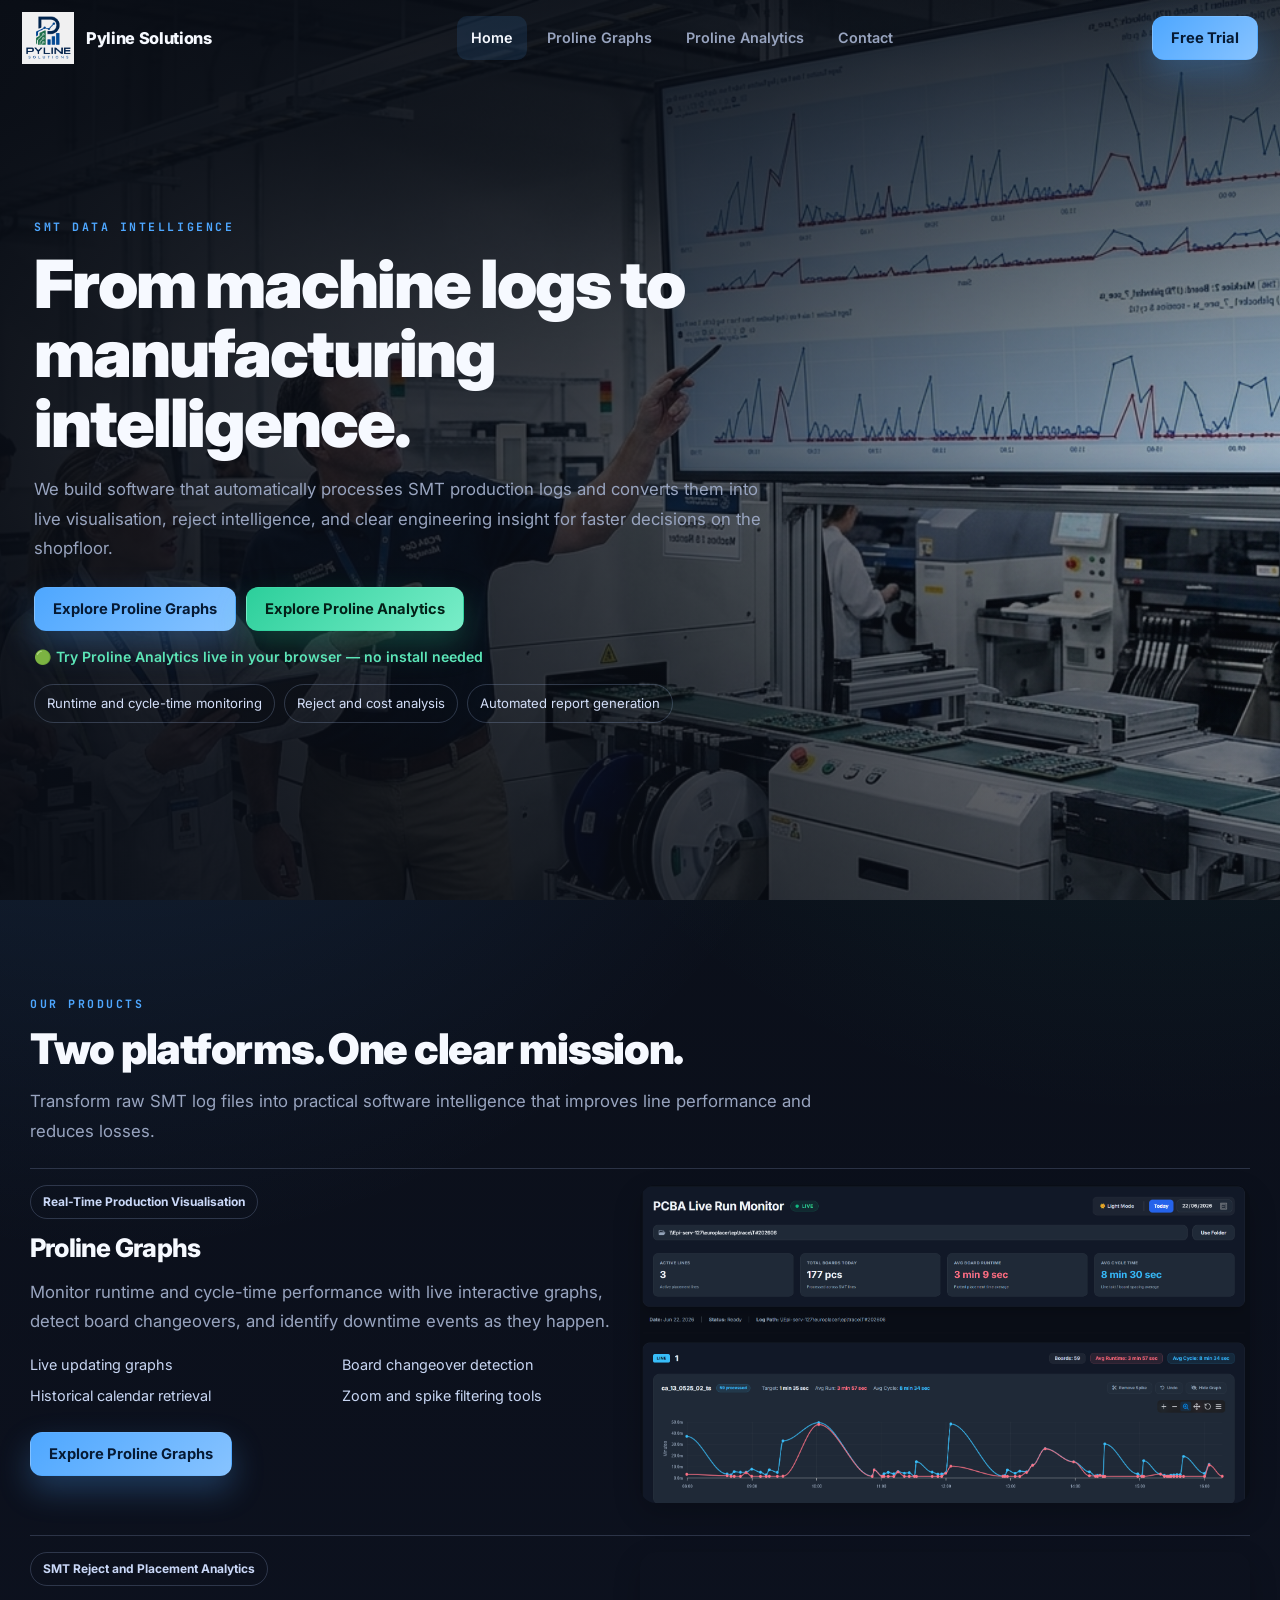
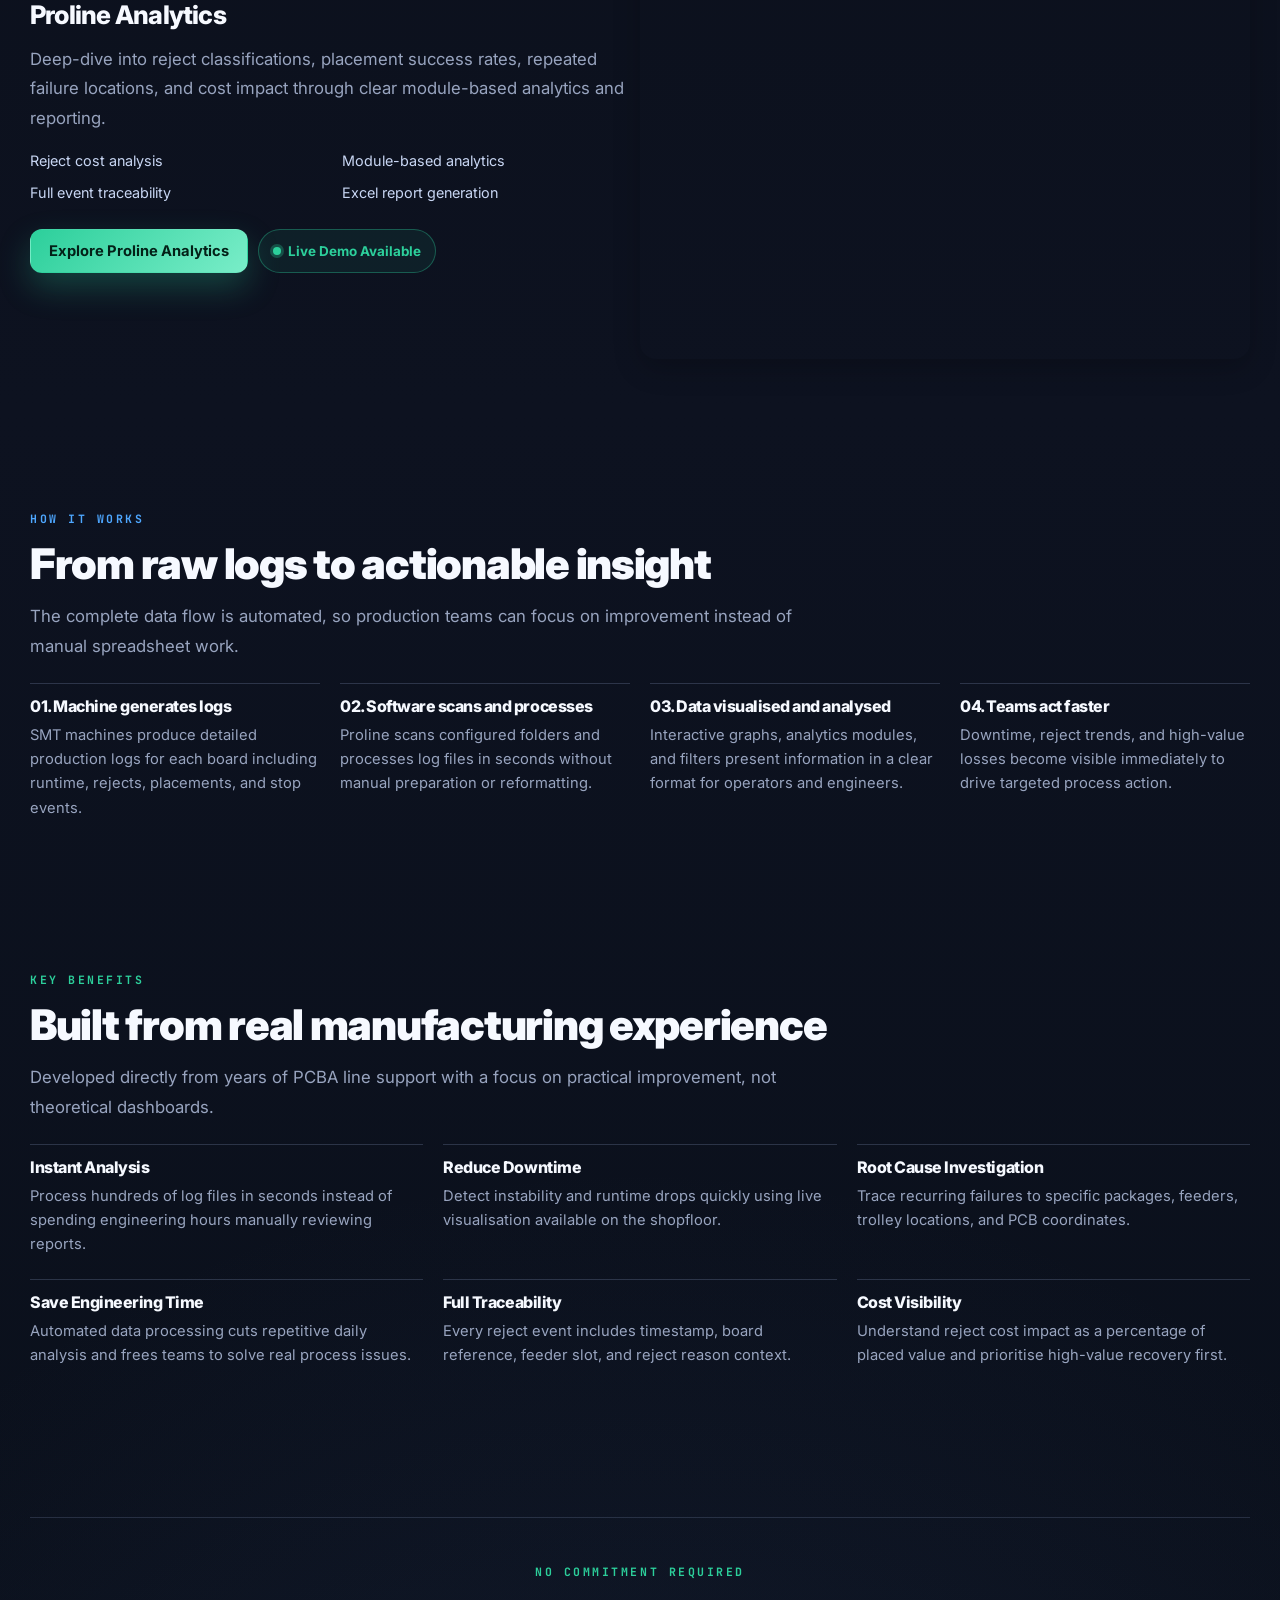
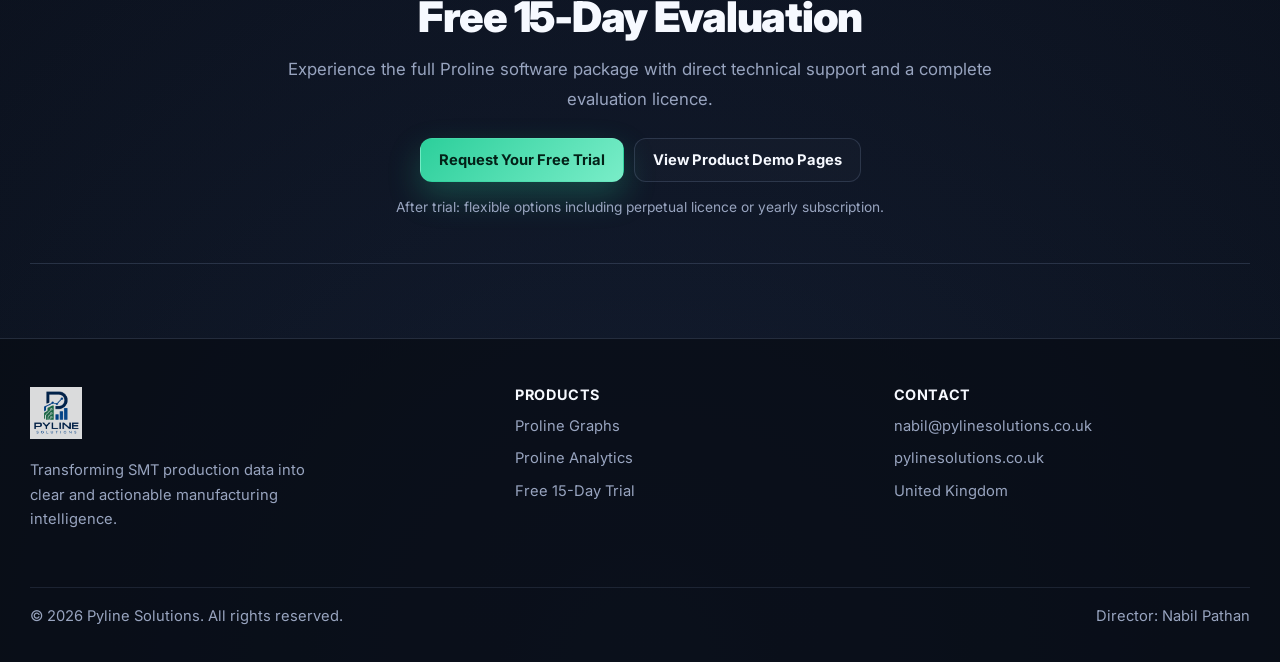
<file: index.html>
<!DOCTYPE html>
<html lang="en">
<head>
  <meta charset="UTF-8" />
  <meta name="viewport" content="width=device-width, initial-scale=1.0" />
  <title>Pyline Solutions | SMT Intelligence Platform</title>
  <meta name="description" content="Pyline Solutions transforms SMT machine logs into clear, actionable production intelligence with Proline Graphs and Proline Analytics." />
  <link rel="stylesheet" href="css/styles.css" />
</head>
<body>
  <header class="site-header">
    <div class="container header-row">
      <a class="brand" href="index.html" aria-label="Pyline Solutions homepage">
        <img src="pyline logo.png" alt="Pyline Solutions" />
        <span class="brand-name">Pyline Solutions</span>
      </a>

      <nav class="desktop-nav" aria-label="Primary navigation">
        <a class="active" href="index.html">Home</a>
        <a href="proline-graphs.html">Proline Graphs</a>
        <a href="proline-analytics.html">Proline Analytics</a>
        <a href="contact.html">Contact</a>
      </nav>

      <div class="header-actions">
        <a class="btn btn-primary" href="contact.html">Free Trial</a>
      </div>

      <button class="btn btn-ghost mobile-menu-toggle" data-menu-toggle aria-expanded="false" aria-label="Toggle menu">Menu</button>
    </div>
    <div class="container mobile-nav" data-mobile-nav>
      <a class="active" href="index.html">Home</a>
      <a href="proline-graphs.html">Proline Graphs</a>
      <a href="proline-analytics.html">Proline Analytics</a>
      <a href="contact.html">Contact</a>
      <a href="contact.html">Free Trial</a>
    </div>
  </header>

  <main class="page stream-page home-page">
    <section class="section">
      <div class="container hero-grid graphs-hero">
        <article class="hero-panel reveal">
          <p class="eyebrow">SMT Data Intelligence</p>
          <h1>From machine logs to manufacturing intelligence.</h1>
          <p class="lead">
            We build software that automatically processes SMT production logs and converts them into live visualisation,
            reject intelligence, and clear engineering insight for faster decisions on the shopfloor.
          </p>
          <div class="hero-actions">
            <a class="btn btn-primary" href="proline-graphs.html">Explore Proline Graphs</a>
            <a class="btn btn-accent" href="proline-analytics.html">Explore Proline Analytics</a>
          </div>
          <a class="demo-inline" href="https://prolineanalyticsdemo.streamlit.app/" target="_blank" rel="noopener noreferrer">🟢 Try Proline Analytics live in your browser — no install needed</a>
          <div class="chips">
            <span>Runtime and cycle-time monitoring</span>
            <span>Reject and cost analysis</span>
            <span>Automated report generation</span>
          </div>
        </article>
      </div>
    </section>

    <section id="products" class="section section-tight">
      <div class="container">
        <div class="section-head reveal">
          <p class="eyebrow">Our Products</p>
          <h2>Two platforms. One clear mission.</h2>
          <p class="lead">Transform raw SMT log files into practical software intelligence that improves line performance and reduces losses.</p>
        </div>

        <div class="products-stack">
          <article class="product-card card reveal">
            <div class="product-content">
              <div class="product-tag">Real-Time Production Visualisation</div>
              <h3>Proline Graphs</h3>
              <p class="lead">
                Monitor runtime and cycle-time performance with live interactive graphs, detect board changeovers,
                and identify downtime events as they happen.
              </p>
              <div class="product-features">
                <span>Live updating graphs</span>
                <span>Board changeover detection</span>
                <span>Historical calendar retrieval</span>
                <span>Zoom and spike filtering tools</span>
              </div>
              <div class="hero-actions">
                <a class="btn btn-primary" href="proline-graphs.html">Explore Proline Graphs</a>
              </div>
            </div>
            <div class="product-image">
              <img src="pgzoom2.png" alt="Proline Graphs software screenshot" loading="lazy" decoding="async" />
            </div>
          </article>

          <article class="product-card card reveal">
            <div class="product-content">
              <div class="product-tag">SMT Reject and Placement Analytics</div>
              <h3>Proline Analytics</h3>
              <p class="lead">
                Deep-dive into reject classifications, placement success rates, repeated failure locations,
                and cost impact through clear module-based analytics and reporting.
              </p>
              <div class="product-features">
                <span>Reject cost analysis</span>
                <span>Module-based analytics</span>
                <span>Full event traceability</span>
                <span>Excel report generation</span>
              </div>
              <div class="hero-actions">
                <a class="btn btn-accent" href="proline-analytics.html">Explore Proline Analytics</a>
                <a class="demo-chip" href="https://prolineanalyticsdemo.streamlit.app/" target="_blank" rel="noopener noreferrer">Live Demo Available</a>
              </div>
            </div>
            <div class="product-image">
              <img src="pa_final_home.png" alt="Proline Analytics software dashboard" loading="lazy" decoding="async" />
            </div>
          </article>
        </div>
      </div>
    </section>

    <section class="section">
      <div class="container">
        <div class="section-head reveal">
          <p class="eyebrow">How It Works</p>
          <h2>From raw logs to actionable insight</h2>
          <p class="lead">The complete data flow is automated, so production teams can focus on improvement instead of manual spreadsheet work.</p>
        </div>

        <div class="steps-grid">
          <article class="feature-card reveal">
            <h4>01. Machine generates logs</h4>
            <p>SMT machines produce detailed production logs for each board including runtime, rejects, placements, and stop events.</p>
          </article>
          <article class="feature-card reveal">
            <h4>02. Software scans and processes</h4>
            <p>Proline scans configured folders and processes log files in seconds without manual preparation or reformatting.</p>
          </article>
          <article class="feature-card reveal">
            <h4>03. Data visualised and analysed</h4>
            <p>Interactive graphs, analytics modules, and filters present information in a clear format for operators and engineers.</p>
          </article>
          <article class="feature-card reveal">
            <h4>04. Teams act faster</h4>
            <p>Downtime, reject trends, and high-value losses become visible immediately to drive targeted process action.</p>
          </article>
        </div>
      </div>
    </section>

    <section class="section section-alt">
      <div class="container">
        <div class="section-head reveal">
          <p class="eyebrow accent">Key Benefits</p>
          <h2>Built from real manufacturing experience</h2>
          <p class="lead">Developed directly from years of PCBA line support with a focus on practical improvement, not theoretical dashboards.</p>
        </div>

        <div class="benefits-grid">
          <article class="feature-card reveal">
            <h4>Instant Analysis</h4>
            <p>Process hundreds of log files in seconds instead of spending engineering hours manually reviewing reports.</p>
          </article>
          <article class="feature-card reveal">
            <h4>Reduce Downtime</h4>
            <p>Detect instability and runtime drops quickly using live visualisation available on the shopfloor.</p>
          </article>
          <article class="feature-card reveal">
            <h4>Root Cause Investigation</h4>
            <p>Trace recurring failures to specific packages, feeders, trolley locations, and PCB coordinates.</p>
          </article>
          <article class="feature-card reveal">
            <h4>Save Engineering Time</h4>
            <p>Automated data processing cuts repetitive daily analysis and frees teams to solve real process issues.</p>
          </article>
          <article class="feature-card reveal">
            <h4>Full Traceability</h4>
            <p>Every reject event includes timestamp, board reference, feeder slot, and reject reason context.</p>
          </article>
          <article class="feature-card reveal">
            <h4>Cost Visibility</h4>
            <p>Understand reject cost impact as a percentage of placed value and prioritise high-value recovery first.</p>
          </article>
        </div>
      </div>
    </section>

    <section id="trial" class="section">
      <div class="container">
        <div class="cta-box reveal">
          <p class="eyebrow accent">No Commitment Required</p>
          <h2>Free 15-Day Evaluation</h2>
          <p class="lead">
            Experience the full Proline software package with direct technical support and a complete evaluation licence.
          </p>
          <div class="hero-actions" style="justify-content:center;">
            <a class="btn btn-accent" href="contact.html">Request Your Free Trial</a>
            <a class="btn btn-ghost" href="proline-graphs.html">View Product Demo Pages</a>
          </div>
          <p style="margin-top:14px; font-size:0.86rem;">After trial: flexible options including perpetual licence or yearly subscription.</p>
        </div>
      </div>
    </section>
  </main>

  <footer id="contact" class="footer">
    <div class="container footer-grid">
      <div>
        <img src="pyline logo.png" alt="Pyline Solutions" style="height:52px; width:auto; opacity:0.86;" />
        <p style="margin-top:12px; max-width:34ch;">Transforming SMT production data into clear and actionable manufacturing intelligence.</p>
      </div>
      <div>
        <h4>Products</h4>
        <a href="proline-graphs.html">Proline Graphs</a>
        <a href="proline-analytics.html">Proline Analytics</a>
        <a href="contact.html">Free 15-Day Trial</a>
      </div>
      <div>
        <h4>Contact</h4>
        <a href="mailto:nabil@pylinesolutions.co.uk">nabil@pylinesolutions.co.uk</a>
        <a href="https://pylinesolutions.co.uk" target="_blank" rel="noopener noreferrer">pylinesolutions.co.uk</a>
        <p>United Kingdom</p>
      </div>
    </div>
    <div class="container footer-bottom">
      <p>&copy; <span data-current-year></span> Pyline Solutions. All rights reserved.</p>
      <p>Director: Nabil Pathan</p>
    </div>
  </footer>

  <script src="js/main.js"></script>
</body>
</html>
</file>
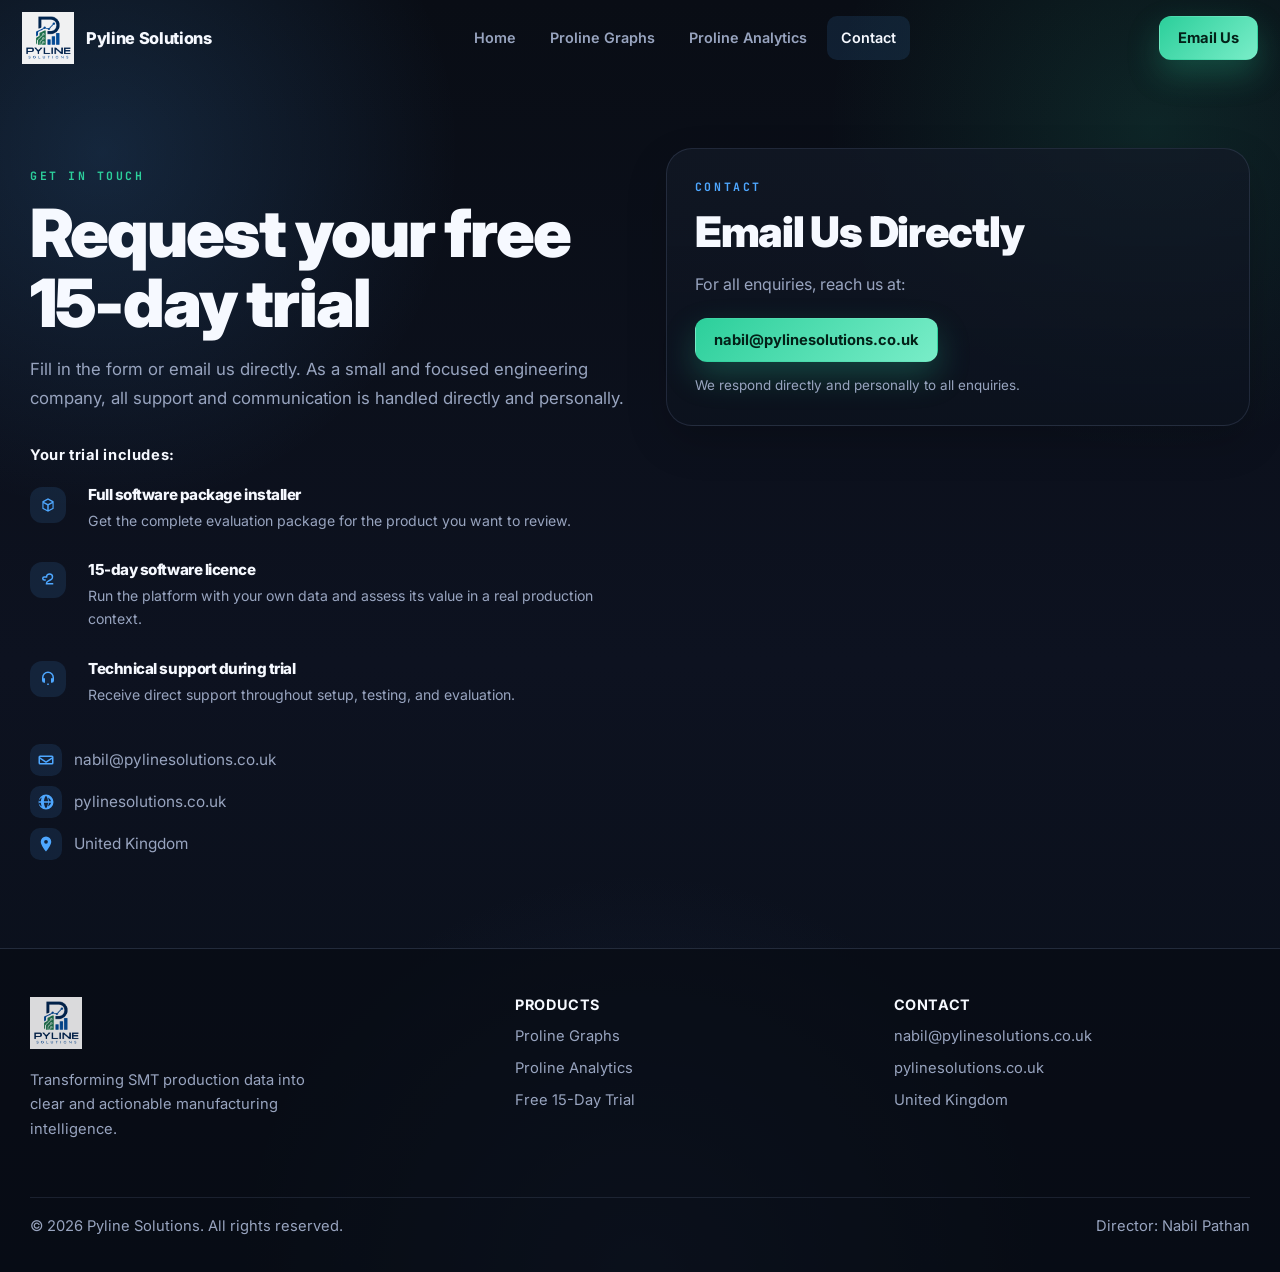
<file: contact.html>
<!DOCTYPE html>
<html lang="en">
<head>
  <meta charset="UTF-8" />
  <meta name="viewport" content="width=device-width, initial-scale=1.0" />
  <title>Contact | Pyline Solutions</title>
  <meta name="description" content="Request your free 15-day Pyline Solutions trial or contact us directly about Proline Graphs and Proline Analytics." />
  <link rel="stylesheet" href="css/styles.css" />
</head>
<body>
  <header class="site-header">
    <div class="container header-row">
      <a class="brand" href="index.html" aria-label="Pyline Solutions homepage">
        <img src="pyline logo.png" alt="Pyline Solutions" />
        <span class="brand-name">Pyline Solutions</span>
      </a>

      <nav class="desktop-nav" aria-label="Primary navigation">
        <a href="index.html">Home</a>
        <a href="proline-graphs.html">Proline Graphs</a>
        <a href="proline-analytics.html">Proline Analytics</a>
        <a class="active" href="contact.html">Contact</a>
      </nav>

      <div class="header-actions">
        <a class="btn btn-accent" href="mailto:nabil@pylinesolutions.co.uk">Email Us</a>
      </div>

      <button class="btn btn-ghost mobile-menu-toggle" data-menu-toggle aria-expanded="false" aria-label="Toggle menu">Menu</button>
    </div>
    <div class="container mobile-nav" data-mobile-nav>
      <a href="index.html">Home</a>
      <a href="proline-graphs.html">Proline Graphs</a>
      <a href="proline-analytics.html">Proline Analytics</a>
      <a class="active" href="contact.html">Contact</a>
      <a href="mailto:nabil@pylinesolutions.co.uk">Email Us</a>
    </div>
  </header>

  <main class="page contact-page">
    <section class="section contact-hero">
      <div class="container contact-layout">
        <article class="contact-copy reveal">
          <p class="eyebrow accent">Get in Touch</p>
          <h1>Request your free 15-day trial</h1>
          <p class="lead">
            Fill in the form or email us directly. As a small and focused engineering company,
            all support and communication is handled directly and personally.
          </p>

          <h3 class="contact-subtitle">Your trial includes:</h3>
          <div class="trial-list">
            <div class="trial-item">
              <span class="trial-icon" aria-hidden="true">
                <svg viewBox="0 0 24 24" class="contact-icon-svg">
                  <path d="M12 3 4.5 7v10L12 21l7.5-4V7L12 3Zm0 2.1 5.3 2.8L12 10.7 6.7 7.9 12 5.1Zm-6 4.4 5 2.7v6.4l-5-2.7V9.5Zm7 9.1v-6.4l5-2.7v6.4l-5 2.7Z" fill="currentColor"/>
                </svg>
              </span>
              <div>
                <h3>Full software package installer</h3>
                <p>Get the complete evaluation package for the product you want to review.</p>
              </div>
            </div>
            <div class="trial-item">
              <span class="trial-icon" aria-hidden="true">
                <svg viewBox="0 0 24 24" class="contact-icon-svg">
                  <path d="M14 3a5 5 0 0 0-4.9 4H7a3 3 0 0 0 0 6h2v-2H7a1 1 0 1 1 0-2h4V8a3 3 0 1 1 6 0c0 1.2-.7 2.3-1.8 2.8l-3.4 1.7A4.5 4.5 0 0 0 9 16.5V18h10v-2h-8a2.5 2.5 0 0 1 1.7-1.7l3.4-1.7A5 5 0 0 0 19 8a5 5 0 0 0-5-5Z" fill="currentColor"/>
                </svg>
              </span>
              <div>
                <h3>15-day software licence</h3>
                <p>Run the platform with your own data and assess its value in a real production context.</p>
              </div>
            </div>
            <div class="trial-item">
              <span class="trial-icon" aria-hidden="true">
                <svg viewBox="0 0 24 24" class="contact-icon-svg">
                  <path d="M12 2a8 8 0 0 0-8 8v4a3 3 0 0 0 3 3h1v-6H6v-1a6 6 0 1 1 12 0v1h-2v6h1a3 3 0 0 0 3-3v-4a8 8 0 0 0-8-8Zm-1 16h2v2h-2v-2Z" fill="currentColor"/>
                </svg>
              </span>
              <div>
                <h3>Technical support during trial</h3>
                <p>Receive direct support throughout setup, testing, and evaluation.</p>
              </div>
            </div>
          </div>

          <div class="contact-links">
            <a href="mailto:nabil@pylinesolutions.co.uk"><span class="contact-link-icon" aria-hidden="true"><svg viewBox="0 0 24 24" class="contact-icon-svg"><path d="M4 6h16a2 2 0 0 1 2 2v8a2 2 0 0 1-2 2H4a2 2 0 0 1-2-2V8a2 2 0 0 1 2-2Zm0 2v.2l8 5.3 8-5.3V8H4Zm16 8V10.6l-7.4 4.9a1 1 0 0 1-1.2 0L4 10.6V16h16Z" fill="currentColor"/></svg></span><span>nabil@pylinesolutions.co.uk</span></a>
            <a href="https://pylinesolutions.co.uk" target="_blank" rel="noopener noreferrer"><span class="contact-link-icon" aria-hidden="true"><svg viewBox="0 0 24 24" class="contact-icon-svg"><path d="M12 2a10 10 0 1 0 10 10A10 10 0 0 0 12 2Zm6.9 9h-3.1a15.5 15.5 0 0 0-1.2-5A8 8 0 0 1 18.9 11ZM12 4c.8 0 2.1 2 2.8 7H9.2C9.9 6 11.2 4 12 4ZM6.4 6A15.5 15.5 0 0 0 5.2 11H2.1A8 8 0 0 1 6.4 6ZM4 13h1.2a15.5 15.5 0 0 0 1.2 5A8 8 0 0 1 2.1 13H4Zm8 7c-.8 0-2.1-2-2.8-7h5.6c-.7 5-2 7-2.8 7Zm2.6-2a15.5 15.5 0 0 0 1.2-5h3.1a8 8 0 0 1-4.3 5Z" fill="currentColor"/></svg></span><span>pylinesolutions.co.uk</span></a>
            <p><span class="contact-link-icon" aria-hidden="true"><svg viewBox="0 0 24 24" class="contact-icon-svg"><path d="M12 2a7 7 0 0 0-7 7c0 5 7 13 7 13s7-8 7-13a7 7 0 0 0-7-7Zm0 9.5A2.5 2.5 0 1 1 14.5 9 2.5 2.5 0 0 1 12 11.5Z" fill="currentColor"/></svg></span><span>United Kingdom</span></p>
          </div>
        </article>

        <section id="enquiry" class="contact-form-card reveal" aria-labelledby="contact-form-title">
          <p class="eyebrow">Contact</p>
          <h2 id="contact-form-title">Email Us Directly</h2>
          <p class="lead">For all enquiries, reach us at:</p>
          <div class="hero-actions" style="justify-content:flex-start; margin-top:20px;">
            <a class="btn btn-accent" href="mailto:nabil@pylinesolutions.co.uk">nabil@pylinesolutions.co.uk</a>
          </div>
          <p class="contact-status" style="text-align:left;">We respond directly and personally to all enquiries.</p>
        </section>
      </div>
    </section>
  </main>

  <footer class="footer">
    <div class="container footer-grid">
      <div>
        <img src="pyline logo.png" alt="Pyline Solutions" style="height:52px; width:auto; opacity:0.86;" />
        <p style="margin-top:12px; max-width:34ch;">Transforming SMT production data into clear and actionable manufacturing intelligence.</p>
      </div>
      <div>
        <h4>Products</h4>
        <a href="proline-graphs.html">Proline Graphs</a>
        <a href="proline-analytics.html">Proline Analytics</a>
        <a href="contact.html">Free 15-Day Trial</a>
      </div>
      <div>
        <h4>Contact</h4>
        <a href="mailto:nabil@pylinesolutions.co.uk">nabil@pylinesolutions.co.uk</a>
        <a href="https://pylinesolutions.co.uk" target="_blank" rel="noopener noreferrer">pylinesolutions.co.uk</a>
        <p>United Kingdom</p>
      </div>
    </div>
    <div class="container footer-bottom">
      <p>&copy; <span data-current-year></span> Pyline Solutions. All rights reserved.</p>
      <p>Director: Nabil Pathan</p>
    </div>
  </footer>

  <script src="js/main.js"></script>
</body>
</html>
</file>
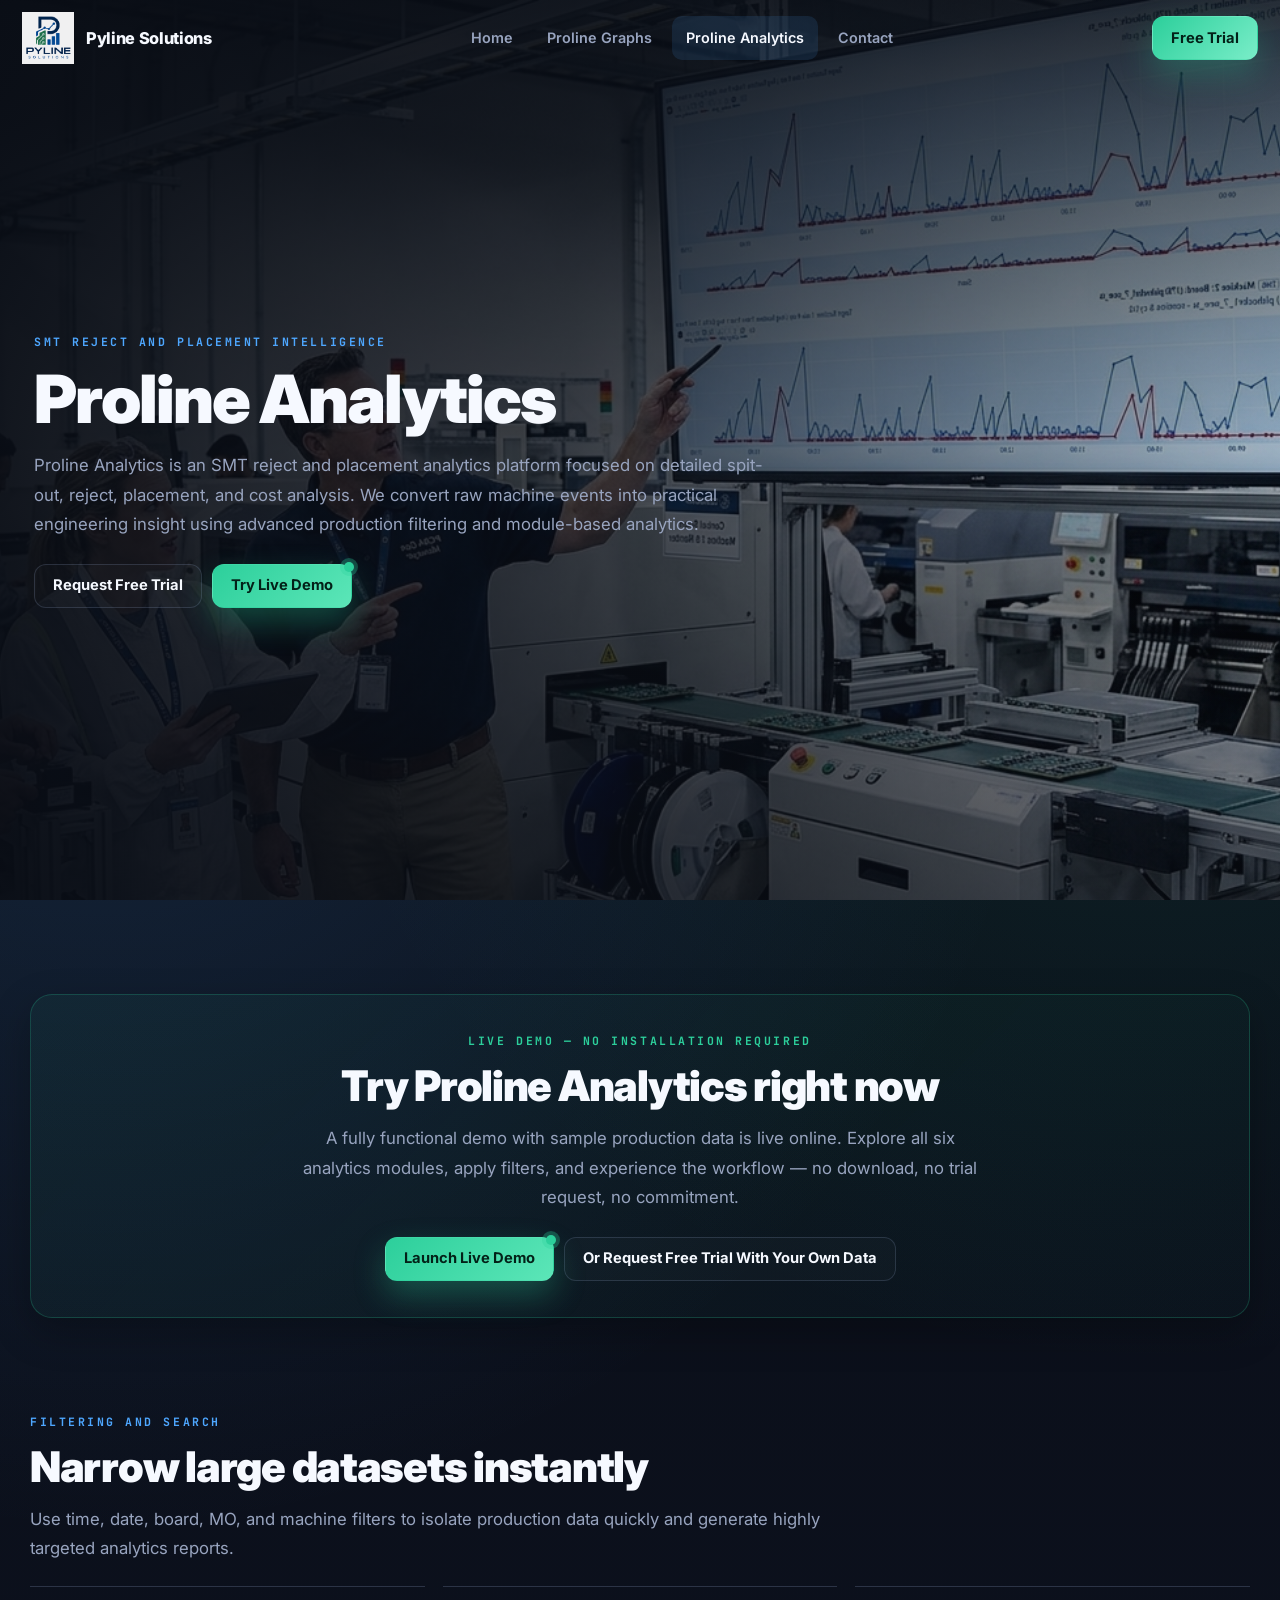
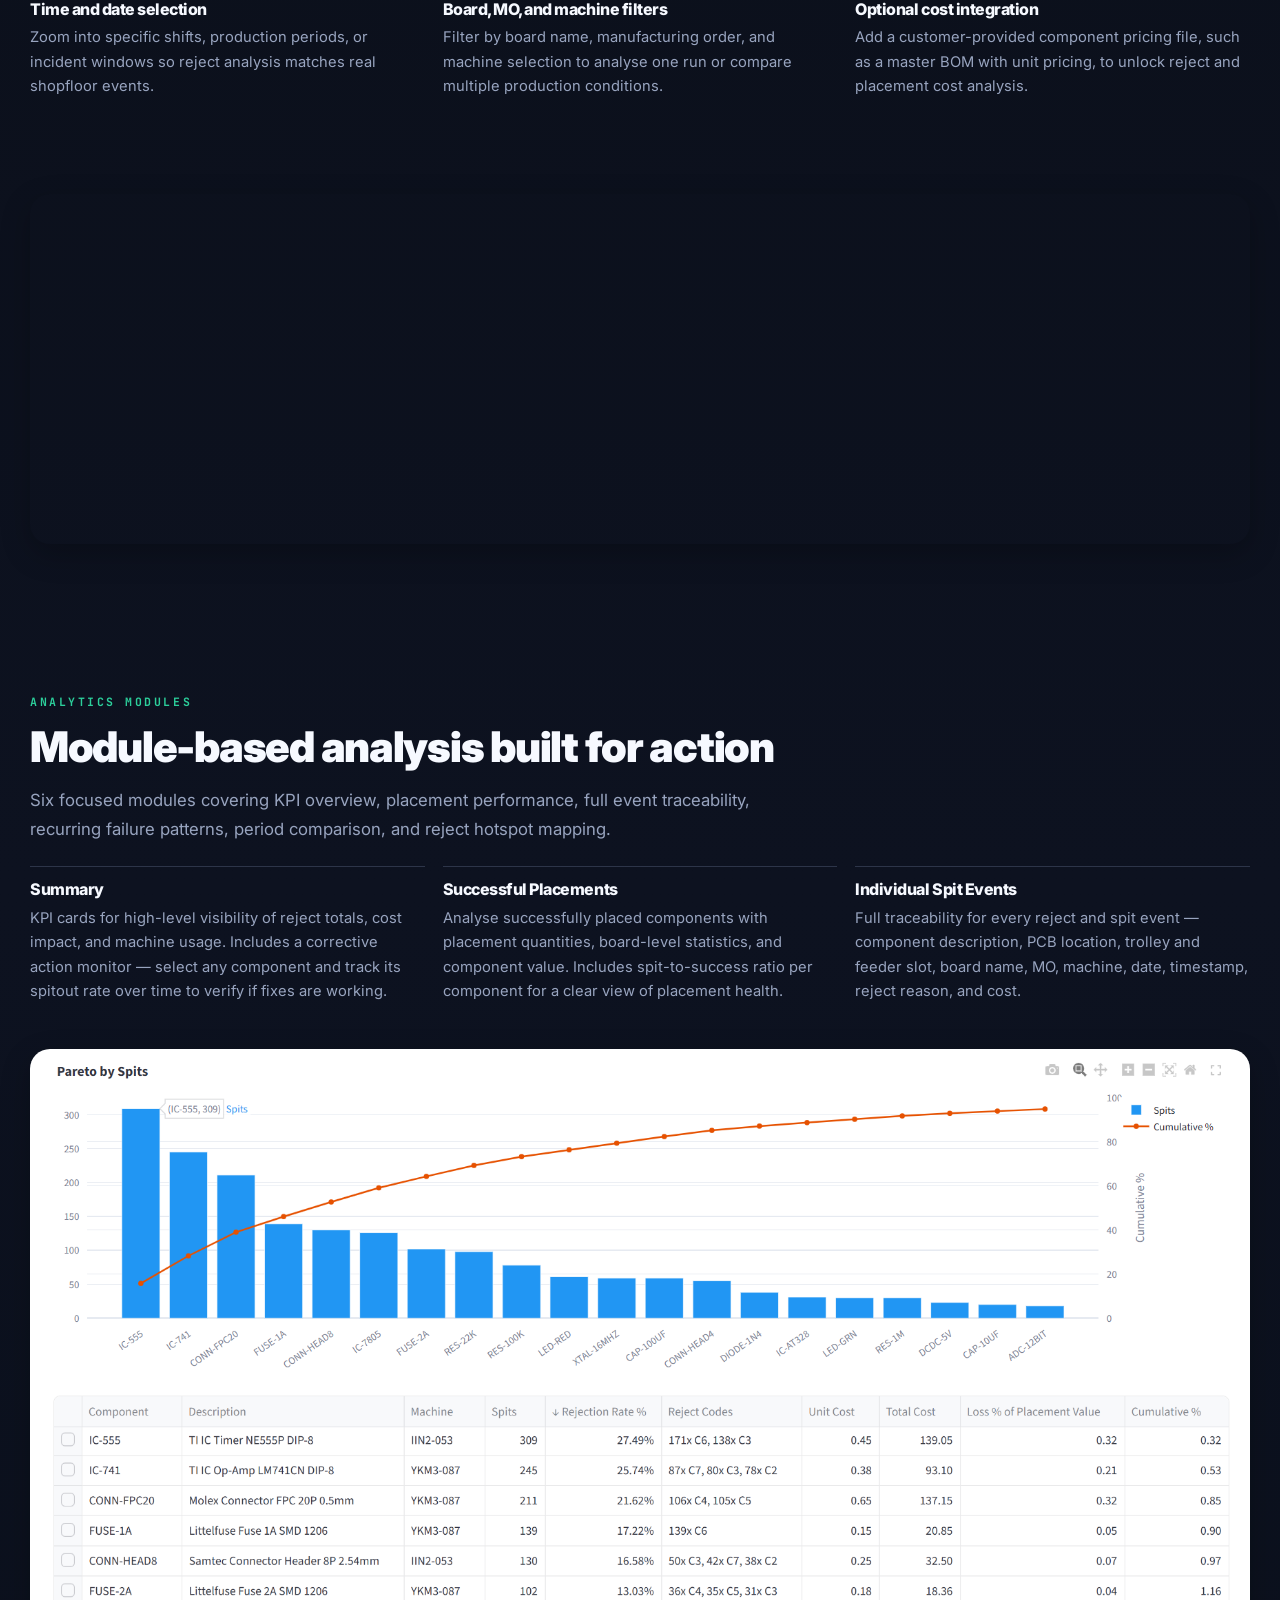
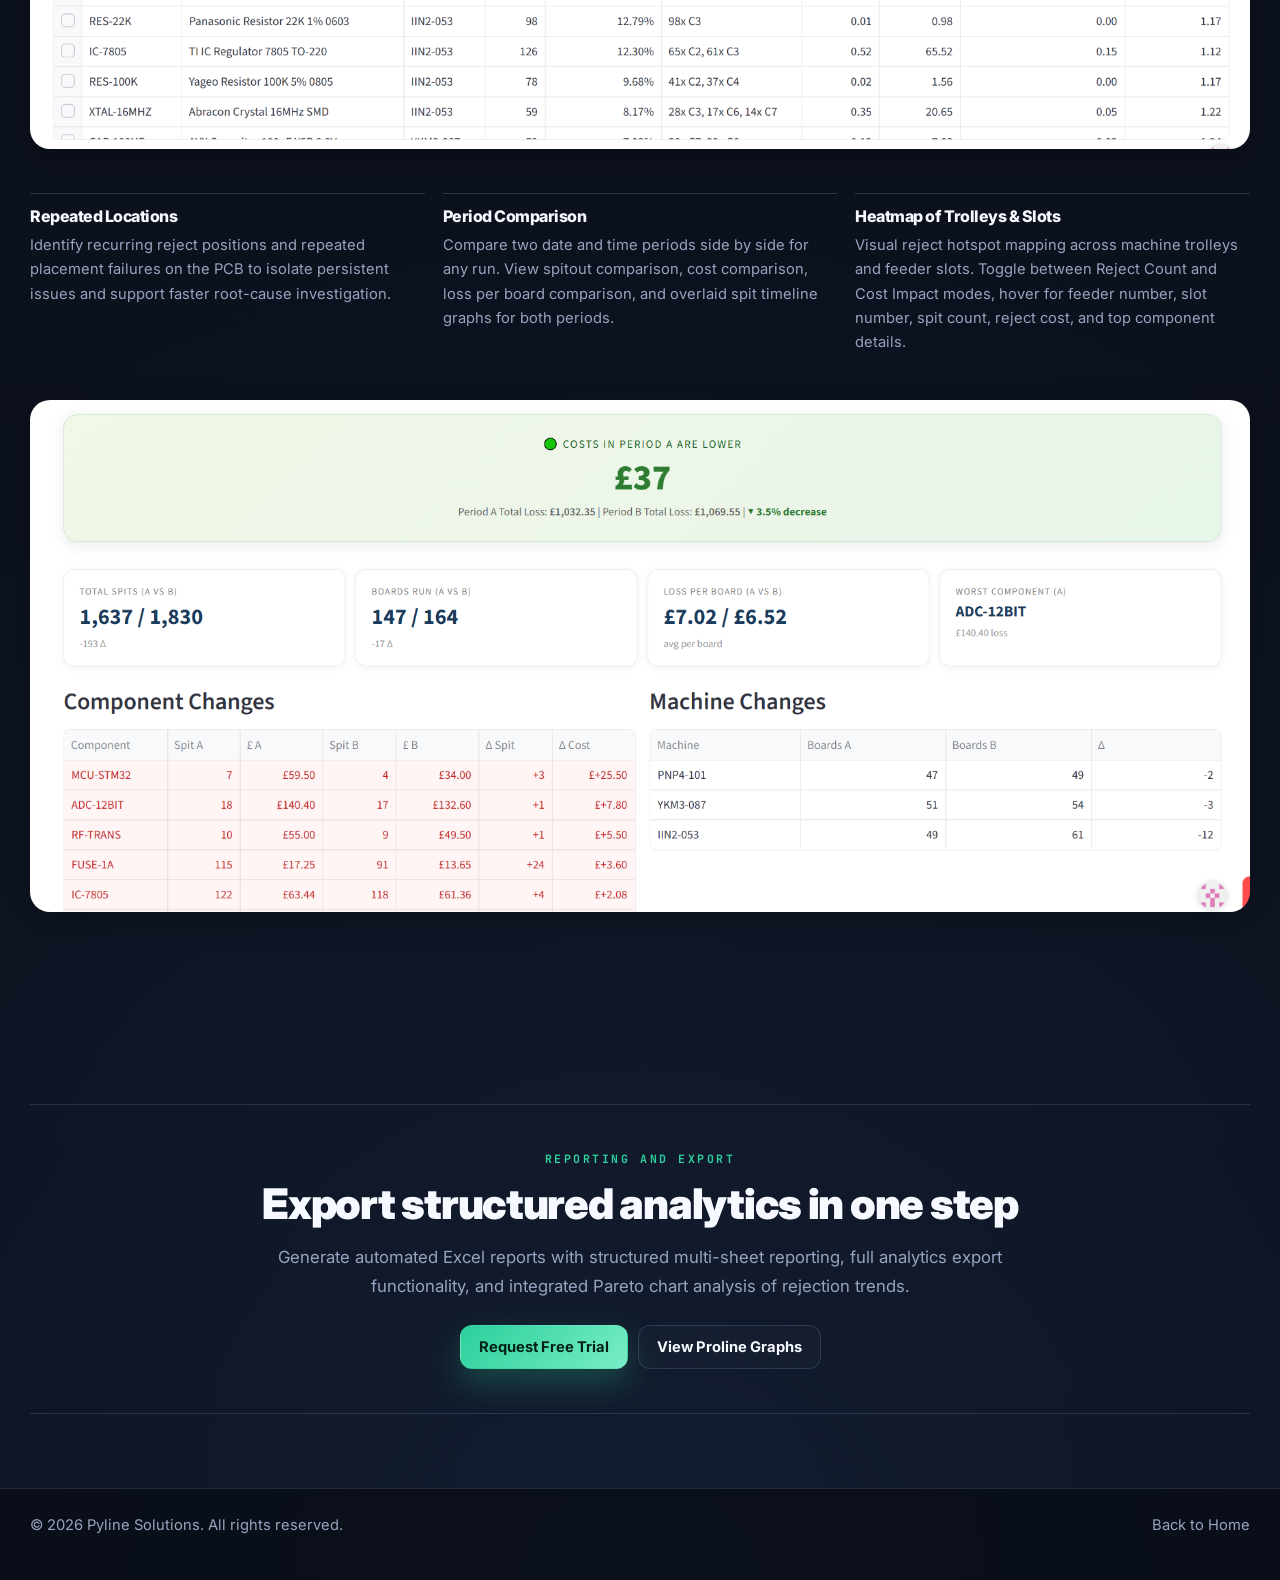
<file: proline-analytics.html>
<!DOCTYPE html>
<html lang="en">
<head>
  <meta charset="UTF-8" />
  <meta name="viewport" content="width=device-width, initial-scale=1.0" />
  <title>Proline Analytics | Pyline Solutions</title>
  <meta name="description" content="Proline Analytics delivers reject classification, cost impact, traceability, and report-ready SMT insights." />
  <link rel="stylesheet" href="css/styles.css" />
</head>
<body>
  <header class="site-header">
    <div class="container header-row">
      <a class="brand" href="index.html" aria-label="Pyline Solutions homepage">
        <img src="pyline logo.png" alt="Pyline Solutions" />
        <span class="brand-name">Pyline Solutions</span>
      </a>

      <nav class="desktop-nav" aria-label="Primary navigation">
        <a href="index.html">Home</a>
        <a href="proline-graphs.html">Proline Graphs</a>
        <a class="active" href="proline-analytics.html">Proline Analytics</a>
        <a href="contact.html">Contact</a>
      </nav>

      <div class="header-actions">
        <a class="btn btn-accent" href="contact.html">Free Trial</a>
      </div>

      <button class="btn btn-ghost mobile-menu-toggle" data-menu-toggle aria-expanded="false" aria-label="Toggle menu">Menu</button>
    </div>
    <div class="container mobile-nav" data-mobile-nav>
      <a href="index.html">Home</a>
      <a href="proline-graphs.html">Proline Graphs</a>
      <a class="active" href="proline-analytics.html">Proline Analytics</a>
      <a href="contact.html">Contact</a>
      <a href="contact.html">Free Trial</a>
    </div>
  </header>

  <main class="page stream-page home-page">
    <section class="section">
      <div class="container hero-grid graphs-hero">
        <article class="hero-panel reveal">
          <p class="eyebrow">SMT Reject and Placement Intelligence</p>
          <h1>Proline Analytics</h1>
          <p class="lead">
            Proline Analytics is an SMT reject and placement analytics platform focused on detailed spit-out,
            reject, placement, and cost analysis. We convert raw machine events into practical engineering insight
            using advanced production filtering and module-based analytics.
          </p>
          <div class="hero-actions">
            <a class="btn btn-ghost" href="contact.html">Request Free Trial</a>
            <a class="btn btn-demo" href="https://prolineanalyticsdemo.streamlit.app/" target="_blank" rel="noopener noreferrer">Try Live Demo</a>
          </div>
        </article>
      </div>
    </section>

    <section class="section section-tight">
      <div class="container">
        <div class="demo-section reveal">
          <p class="eyebrow accent">Live Demo — No Installation Required</p>
          <h2>Try Proline Analytics right now</h2>
          <p class="lead">
            A fully functional demo with sample production data is live online. Explore all six analytics modules,
            apply filters, and experience the workflow — no download, no trial request, no commitment.
          </p>
          <div class="hero-actions">
            <a class="btn btn-demo" href="https://prolineanalyticsdemo.streamlit.app/" target="_blank" rel="noopener noreferrer">Launch Live Demo</a>
            <a class="btn btn-ghost" href="contact.html">Or Request Free Trial With Your Own Data</a>
          </div>
        </div>
      </div>
    </section>

    <section class="section section-tight">
      <div class="container">
        <div class="section-head reveal">
          <p class="eyebrow">Filtering and Search</p>
          <h2>Narrow large datasets instantly</h2>
          <p class="lead">Use time, date, board, MO, and machine filters to isolate production data quickly and generate highly targeted analytics reports.</p>
        </div>

        <div class="grid-3">
          <article class="feature-card reveal">
            <h4>Time and date selection</h4>
            <p>Zoom into specific shifts, production periods, or incident windows so reject analysis matches real shopfloor events.</p>
          </article>
          <article class="feature-card reveal">
            <h4>Board, MO, and machine filters</h4>
            <p>Filter by board name, manufacturing order, and machine selection to analyse one run or compare multiple production conditions.</p>
          </article>
          <article class="feature-card reveal">
            <h4>Optional cost integration</h4>
            <p>Add a customer-provided component pricing file, such as a master BOM with unit pricing, to unlock reject and placement cost analysis.</p>
          </article>
        </div>
      </div>
    </section>

    <section class="section section-tight">
      <div class="container">
        <figure class="image-panel reveal media-wide">
          <img src="selection.png" alt="Proline Analytics selection interface" loading="eager" decoding="async" />
        </figure>
      </div>
    </section>

    <section id="modules" class="section section-alt">
      <div class="container">
        <div class="section-head reveal">
          <p class="eyebrow accent">Analytics Modules</p>
          <h2>Module-based analysis built for action</h2>
          <p class="lead">Six focused modules covering KPI overview, placement performance, full event traceability, recurring failure patterns, period comparison, and reject hotspot mapping.</p>
        </div>

        <div class="grid-3">
          <article class="stat-card reveal">
            <h4>Summary</h4>
            <p>KPI cards for high-level visibility of reject totals, cost impact, and machine usage. Includes a corrective action monitor — select any component and track its spitout rate over time to verify if fixes are working.</p>
          </article>
          <article class="stat-card reveal">
            <h4>Successful Placements</h4>
            <p>Analyse successfully placed components with placement quantities, board-level statistics, and component value. Includes spit-to-success ratio per component for a clear view of placement health.</p>
          </article>
          <article class="stat-card reveal">
            <h4>Individual Spit Events</h4>
            <p>Full traceability for every reject and spit event — component description, PCB location, trolley and feeder slot, board name, MO, machine, date, timestamp, reject reason, and cost.</p>
          </article>
        </div>

        <figure class="image-panel reveal media-wide" style="margin: 44px 0;">
          <img src="an.png" alt="Proline Analytics dashboard overview" loading="lazy" decoding="async" />
        </figure>

        <div class="grid-3">
          <article class="stat-card reveal">
            <h4>Repeated Locations</h4>
            <p>Identify recurring reject positions and repeated placement failures on the PCB to isolate persistent issues and support faster root-cause investigation.</p>
          </article>
          <article class="stat-card reveal">
            <h4>Period Comparison</h4>
            <p>Compare two date and time periods side by side for any run. View spitout comparison, cost comparison, loss per board comparison, and overlaid spit timeline graphs for both periods.</p>
          </article>
          <article class="stat-card reveal">
            <h4>Heatmap of Trolleys & Slots</h4>
            <p>Visual reject hotspot mapping across machine trolleys and feeder slots. Toggle between Reject Count and Cost Impact modes, hover for feeder number, slot number, spit count, reject cost, and top component details.</p>
          </article>
        </div>

        <figure class="image-panel reveal media-wide" style="margin: 44px 0;">
          <img src="comparison.png" alt="Proline Analytics period comparison" loading="lazy" decoding="async" />
        </figure>
      </div>
    </section>

    <section class="section">
      <div class="container cta-box reveal">
        <p class="eyebrow accent">Reporting and Export</p>
        <h2>Export structured analytics in one step</h2>
        <p class="lead">Generate automated Excel reports with structured multi-sheet reporting, full analytics export functionality, and integrated Pareto chart analysis of rejection trends.</p>
        <div class="hero-actions" style="justify-content:center;">
          <a class="btn btn-accent" href="contact.html">Request Free Trial</a>
          <a class="btn btn-ghost" href="proline-graphs.html">View Proline Graphs</a>
        </div>
      </div>
    </section>
  </main>

  <footer class="footer">
    <div class="container footer-bottom" style="border-top:0; padding-top:24px;">
      <p>&copy; <span data-current-year></span> Pyline Solutions. All rights reserved.</p>
      <p><a href="index.html">Back to Home</a></p>
    </div>
  </footer>

  <script src="js/main.js"></script>
</body>
</html>
</file>
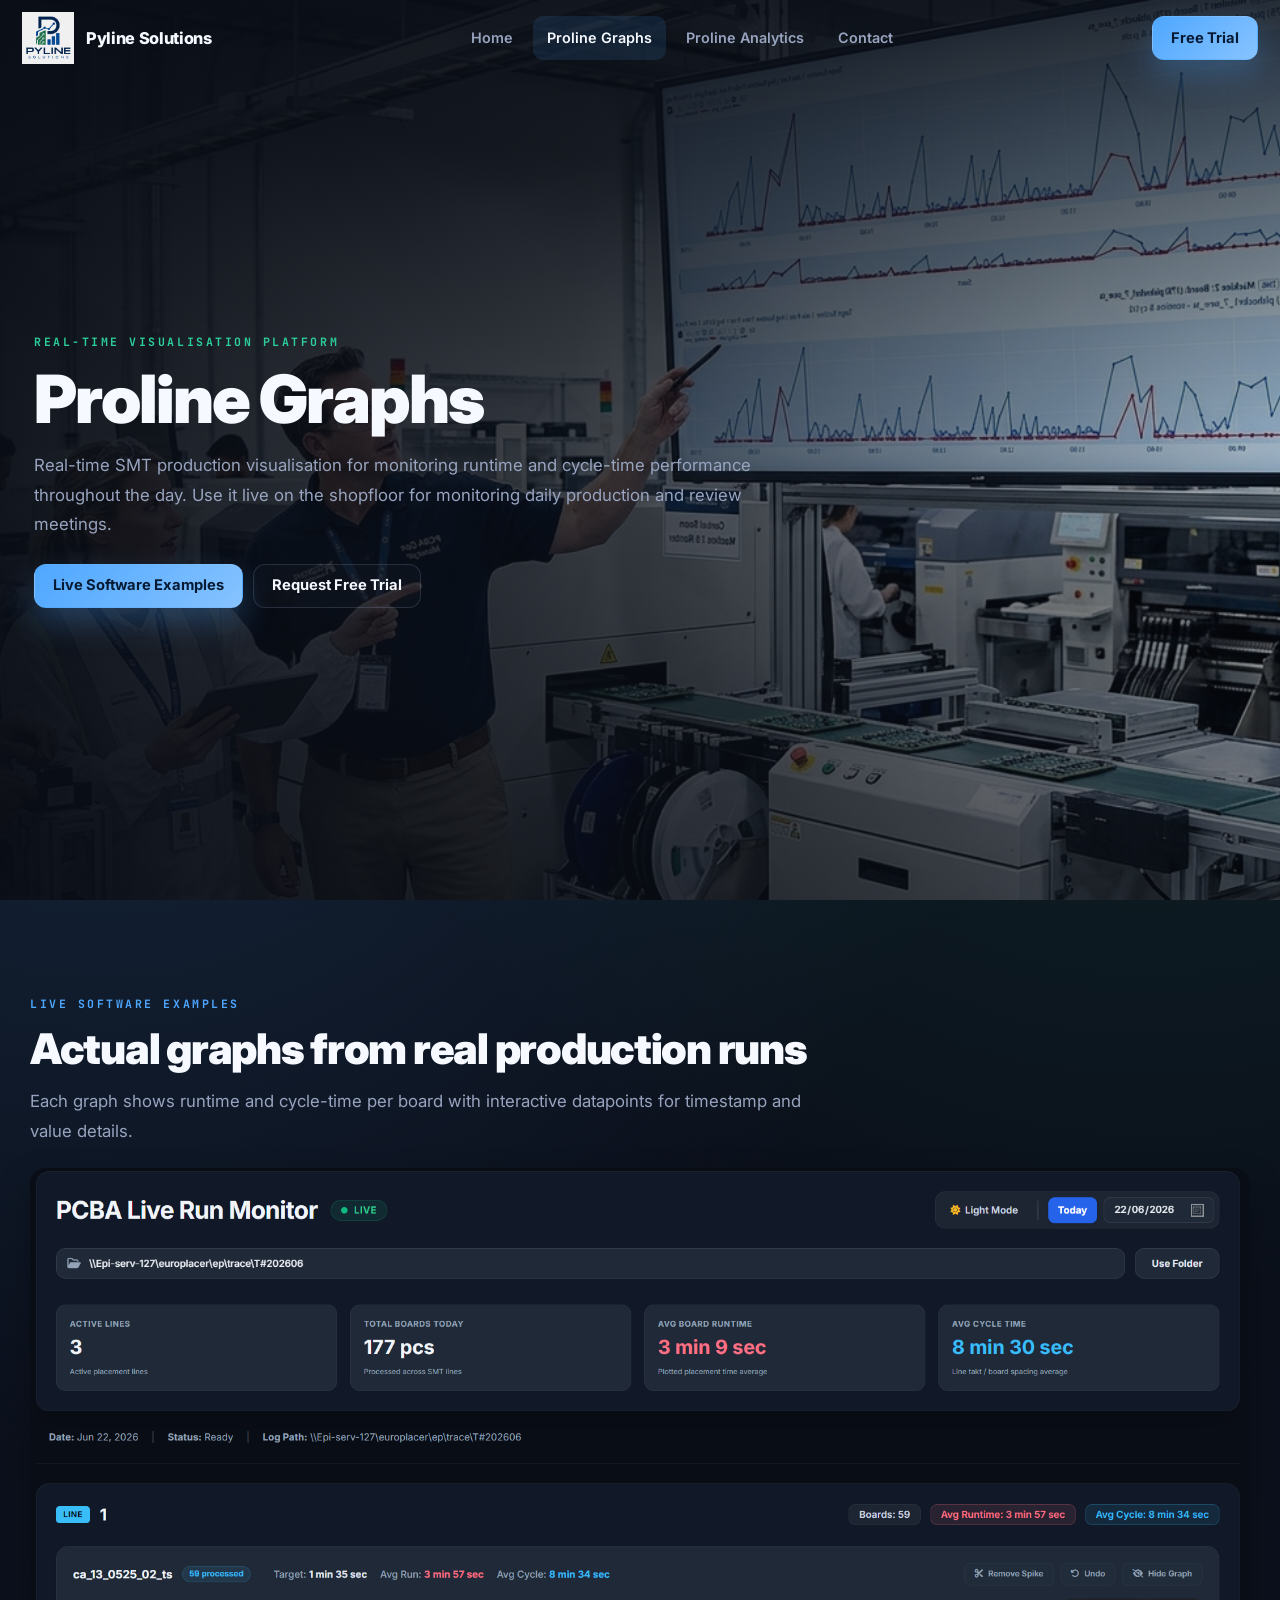
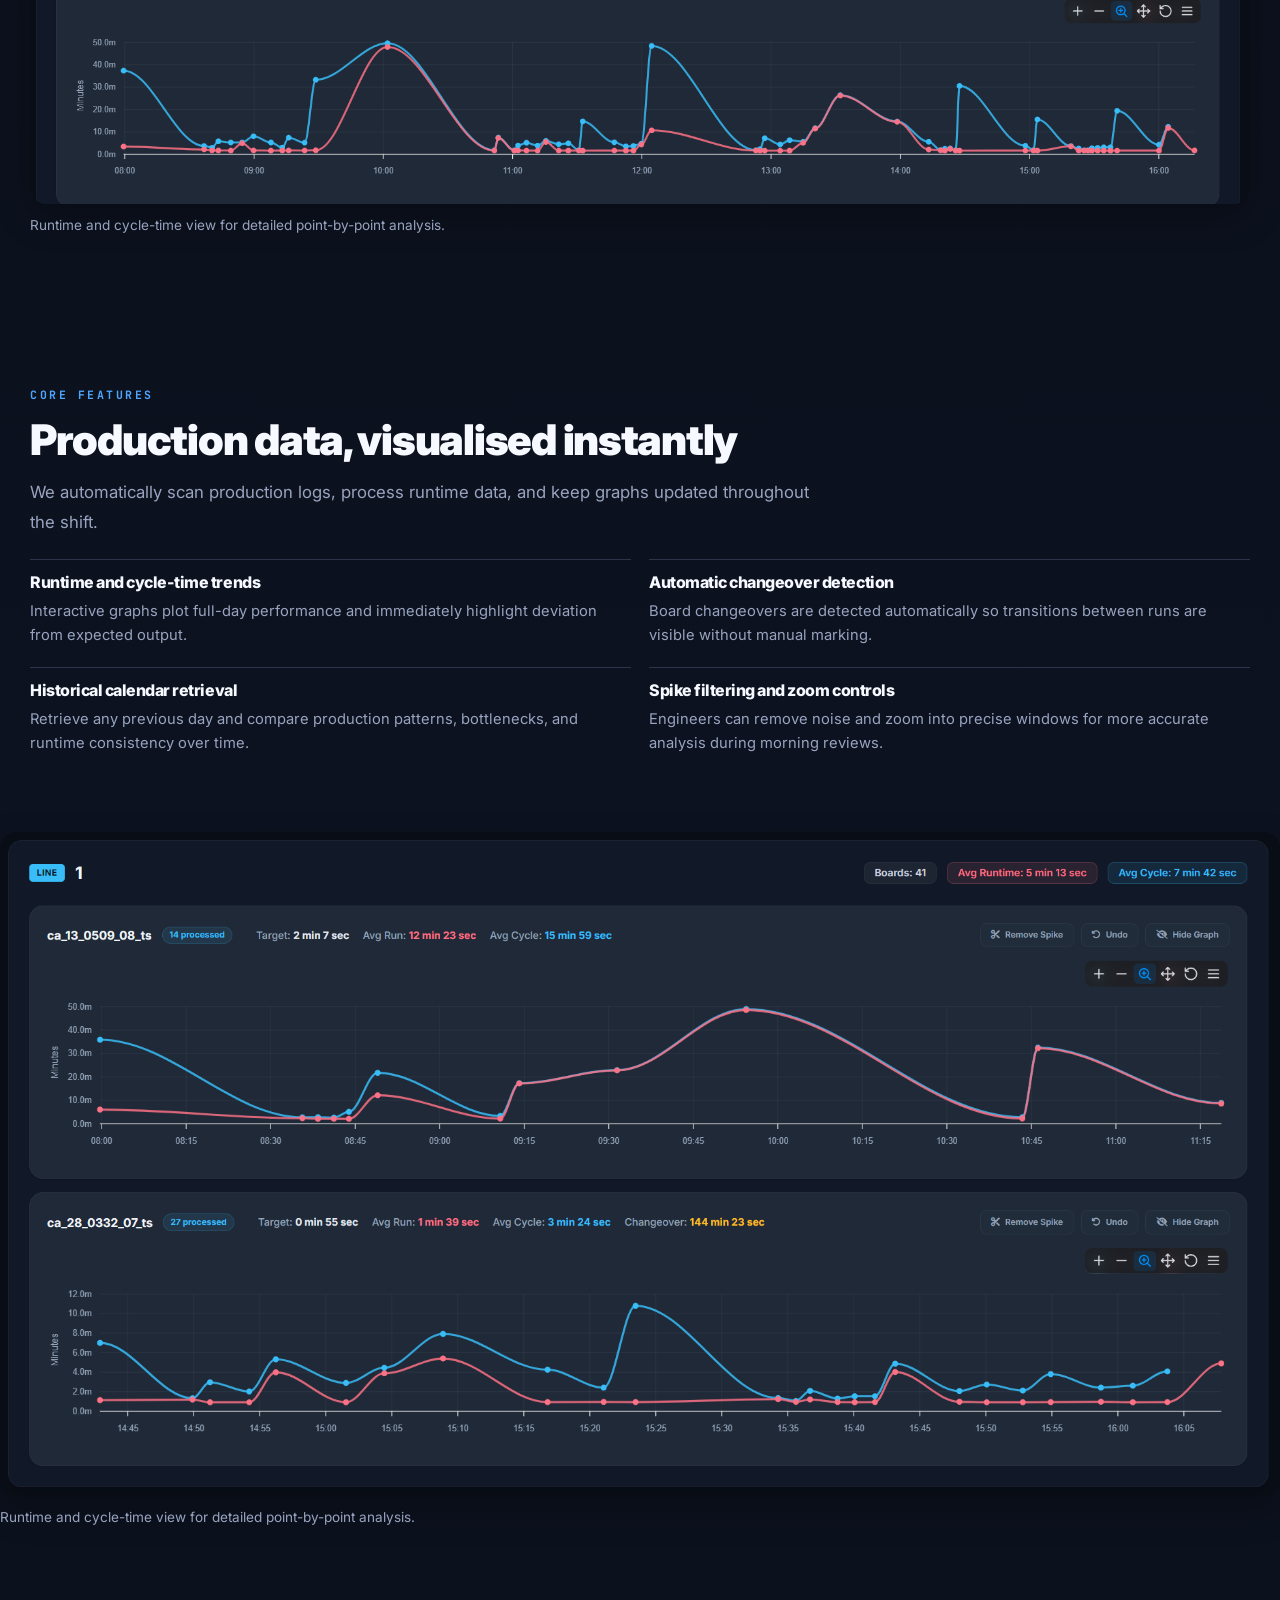
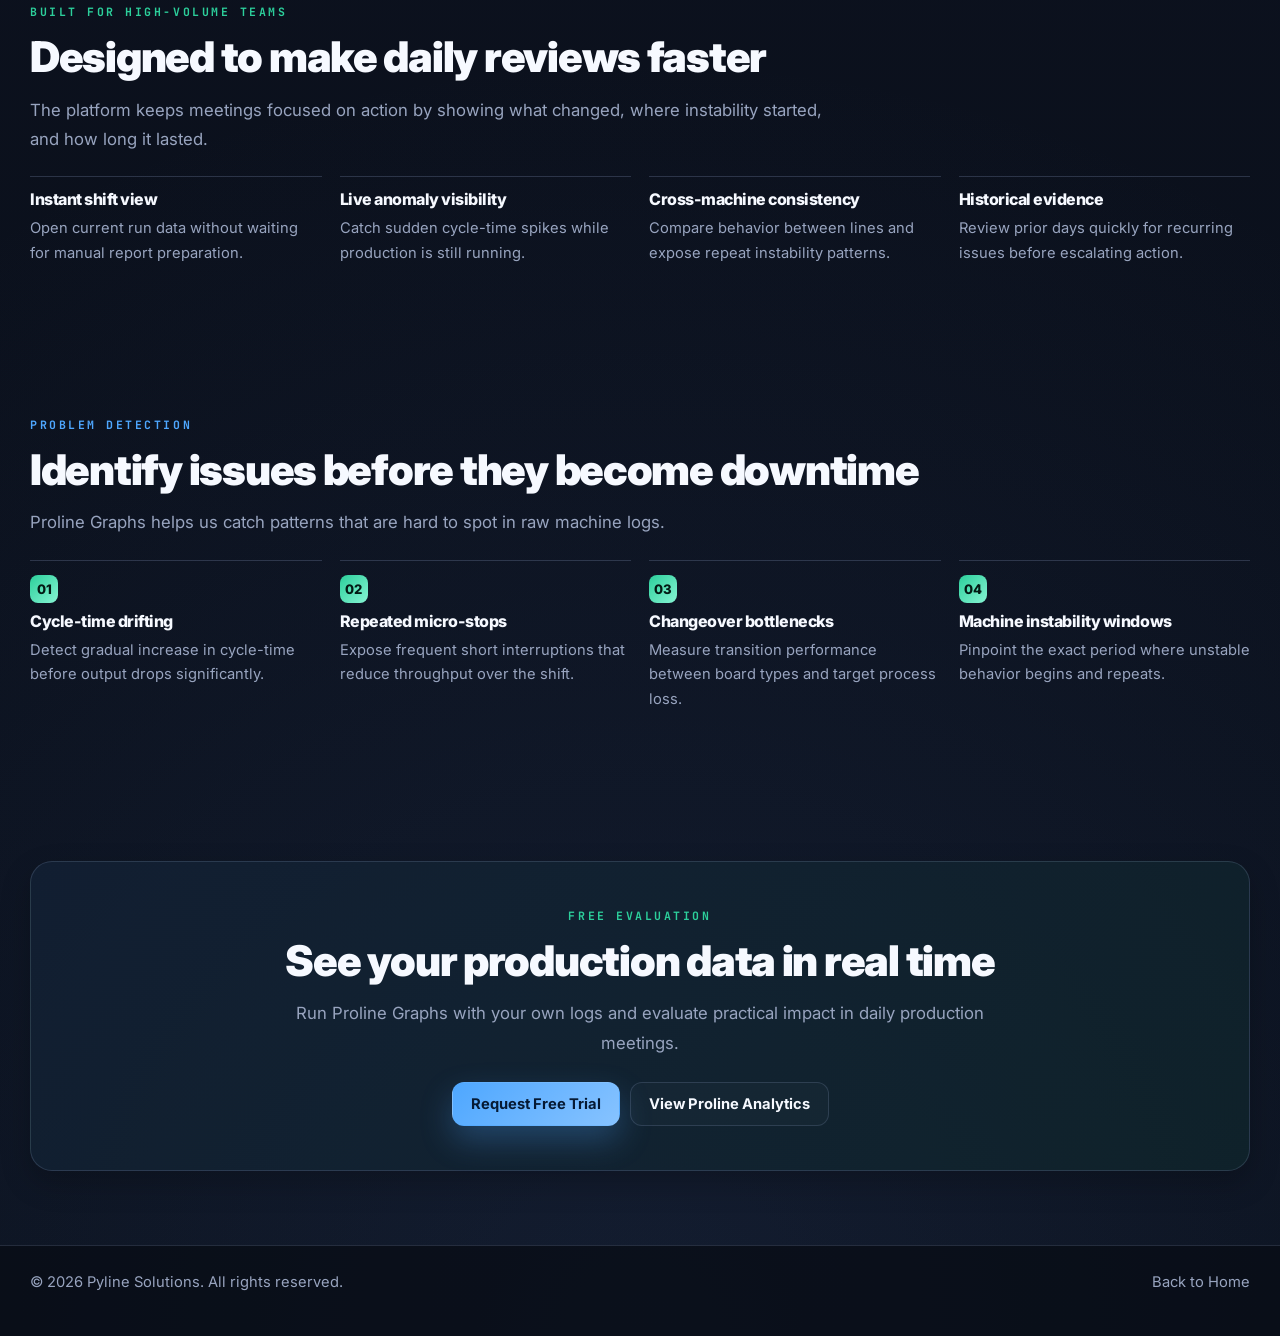
<file: proline-graphs.html>
<!DOCTYPE html>
<html lang="en">
<head>
  <meta charset="UTF-8" />
  <meta name="viewport" content="width=device-width, initial-scale=1.0" />
  <title>Proline Graphs | Pyline Solutions</title>
  <meta name="description" content="Real-time SMT production visualisation for runtime and cycle-time monitoring across the full shift." />
  <link rel="stylesheet" href="css/styles.css" />
</head>
<body>
  <header class="site-header">
    <div class="container header-row">
      <a class="brand" href="index.html" aria-label="Pyline Solutions homepage">
        <img src="pyline logo.png" alt="Pyline Solutions" />
        <span class="brand-name">Pyline Solutions</span>
      </a>

      <nav class="desktop-nav" aria-label="Primary navigation">
        <a href="index.html">Home</a>
        <a class="active" href="proline-graphs.html">Proline Graphs</a>
        <a href="proline-analytics.html">Proline Analytics</a>
        <a href="contact.html">Contact</a>
      </nav>

      <div class="header-actions">
        <a class="btn btn-primary" href="contact.html">Free Trial</a>
      </div>

      <button class="btn btn-ghost mobile-menu-toggle" data-menu-toggle aria-expanded="false" aria-label="Toggle menu">Menu</button>
    </div>
    <div class="container mobile-nav" data-mobile-nav>
      <a href="index.html">Home</a>
      <a class="active" href="proline-graphs.html">Proline Graphs</a>
      <a href="proline-analytics.html">Proline Analytics</a>
      <a href="contact.html">Contact</a>
      <a href="contact.html">Free Trial</a>
    </div>
  </header>

  <main class="page stream-page graphs-page">
    <section class="section">
      <div class="container hero-grid graphs-hero">
        <article class="hero-panel reveal">
          <p class="eyebrow accent">Real-Time Visualisation Platform</p>
          <h1>Proline Graphs</h1>
          <p class="lead">
            Real-time SMT production visualisation for monitoring runtime and cycle-time performance throughout the day.
            Use it live on the shopfloor for monitoring daily production and review meetings.
          </p>
          <div class="hero-actions">
            <a class="btn btn-primary" href="#live-examples">Live Software Examples</a>
            <a class="btn btn-ghost" href="contact.html">Request Free Trial</a>
          </div>
        </article>
      </div>
    </section>

    <section id="live-examples" class="section section-tight">
      <div class="container">
        <div class="section-head reveal">
          <p class="eyebrow">Live Software Examples</p>
          <h2>Actual graphs from real production runs</h2>
          <p class="lead">Each graph shows runtime and cycle-time per board with interactive datapoints for timestamp and value details.</p>
        </div>

        <figure class="image-card reveal media-wide">
          <img class="focus-graph" src="pgzoom2.png" alt="Proline Graphs runtime and cycle-time view" loading="lazy" decoding="async" />
          <figcaption>Runtime and cycle-time view for detailed point-by-point analysis.</figcaption>
        </figure>
      </div>
    </section>

    <section class="section">
      <div class="container">
        <div class="section-head reveal">
          <p class="eyebrow">Core Features</p>
          <h2>Production data, visualised instantly</h2>
          <p class="lead">We automatically scan production logs, process runtime data, and keep graphs updated throughout the shift.</p>
        </div>

        <div class="grid-2">
          <article class="feature-card reveal">
            <h4>Runtime and cycle-time trends</h4>
            <p>Interactive graphs plot full-day performance and immediately highlight deviation from expected output.</p>
          </article>
          <article class="feature-card reveal">
            <h4>Automatic changeover detection</h4>
            <p>Board changeovers are detected automatically so transitions between runs are visible without manual marking.</p>
          </article>
          <article class="feature-card reveal">
            <h4>Historical calendar retrieval</h4>
            <p>Retrieve any previous day and compare production patterns, bottlenecks, and runtime consistency over time.</p>
          </article>
          <article class="feature-card reveal">
            <h4>Spike filtering and zoom controls</h4>
            <p>Engineers can remove noise and zoom into precise windows for more accurate analysis during morning reviews.</p>
          </article>
        </div>
      </div>
    </section>

        <figure class="image-card reveal media-wide">
          <img class="focus-graph" src="pgzoom3.png" alt="Proline Graphs Changeover" loading="lazy" decoding="async" />
          <figcaption>Runtime and cycle-time view for detailed point-by-point analysis.</figcaption>
        </figure>
      </div>
    </section>    

    <section class="section section-alt">
      <div class="container">
        <div class="section-head reveal">
          <p class="eyebrow accent">Built For High-Volume Teams</p>
          <h2>Designed to make daily reviews faster</h2>
          <p class="lead">The platform keeps meetings focused on action by showing what changed, where instability started, and how long it lasted.</p>
        </div>

        <div class="grid-4">
          <article class="stat-card reveal">
            <h4>Instant shift view</h4>
            <p>Open current run data without waiting for manual report preparation.</p>
          </article>
          <article class="stat-card reveal">
            <h4>Live anomaly visibility</h4>
            <p>Catch sudden cycle-time spikes while production is still running.</p>
          </article>
          <article class="stat-card reveal">
            <h4>Cross-machine consistency</h4>
            <p>Compare behavior between lines and expose repeat instability patterns.</p>
          </article>
          <article class="stat-card reveal">
            <h4>Historical evidence</h4>
            <p>Review prior days quickly for recurring issues before escalating action.</p>
          </article>
        </div>
      </div>
    </section>

    <section class="section">
      <div class="container">
        <div class="section-head reveal">
          <p class="eyebrow">Problem Detection</p>
          <h2>Identify issues before they become downtime</h2>
          <p class="lead">Proline Graphs helps us catch patterns that are hard to spot in raw machine logs.</p>
        </div>

        <div class="grid-4">
          <article class="number-card reveal">
            <div class="number-badge">01</div>
            <h4>Cycle-time drifting</h4>
            <p>Detect gradual increase in cycle-time before output drops significantly.</p>
          </article>
          <article class="number-card reveal">
            <div class="number-badge">02</div>
            <h4>Repeated micro-stops</h4>
            <p>Expose frequent short interruptions that reduce throughput over the shift.</p>
          </article>
          <article class="number-card reveal">
            <div class="number-badge">03</div>
            <h4>Changeover bottlenecks</h4>
            <p>Measure transition performance between board types and target process loss.</p>
          </article>
          <article class="number-card reveal">
            <div class="number-badge">04</div>
            <h4>Machine instability windows</h4>
            <p>Pinpoint the exact period where unstable behavior begins and repeats.</p>
          </article>
        </div>
      </div>
    </section>

    <section class="section">
      <div class="container cta-box reveal">
        <p class="eyebrow accent">Free Evaluation</p>
        <h2>See your production data in real time</h2>
        <p class="lead">Run Proline Graphs with your own logs and evaluate practical impact in daily production meetings.</p>
        <div class="hero-actions" style="justify-content:center;">
          <a class="btn btn-primary" href="contact.html">Request Free Trial</a>
          <a class="btn btn-ghost" href="proline-analytics.html">View Proline Analytics</a>
        </div>
      </div>
    </section>
  </main>

  <footer class="footer">
    <div class="container footer-bottom" style="border-top:0; padding-top:24px;">
      <p>&copy; <span data-current-year></span> Pyline Solutions. All rights reserved.</p>
      <p><a href="index.html">Back to Home</a></p>
    </div>
  </footer>

  <script src="js/main.js"></script>
</body>
</html>
</file>
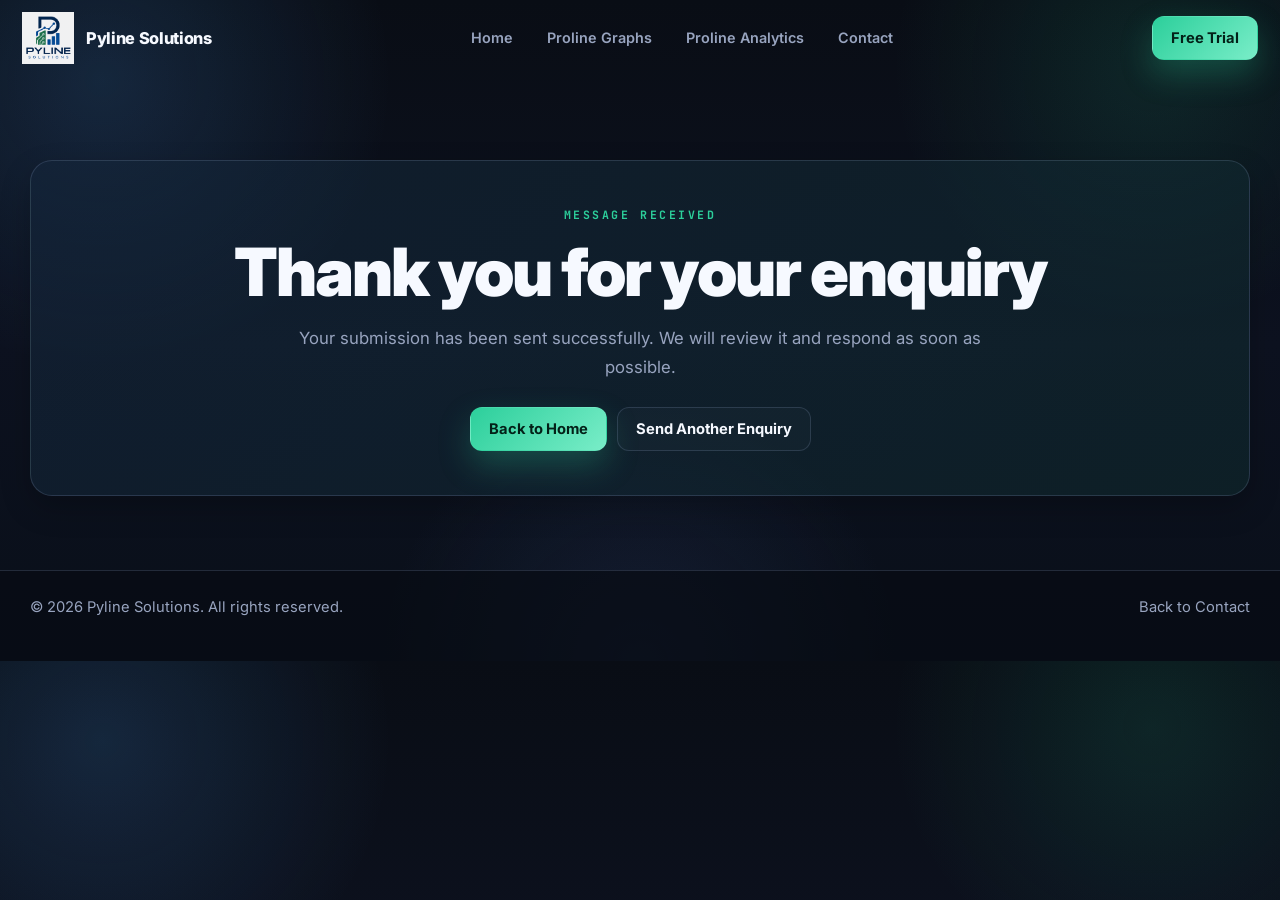
<file: thank-you.html>
<!DOCTYPE html>
<html lang="en">
<head>
  <meta charset="UTF-8" />
  <meta name="viewport" content="width=device-width, initial-scale=1.0" />
  <title>Thank You | Pyline Solutions</title>
  <meta name="description" content="Thank you for contacting Pyline Solutions. We will review your enquiry and respond as soon as possible." />
  <link rel="stylesheet" href="css/styles.css" />
</head>
<body>
  <header class="site-header">
    <div class="container header-row">
      <a class="brand" href="index.html" aria-label="Pyline Solutions homepage">
        <img src="pyline logo.png" alt="Pyline Solutions" />
        <span class="brand-name">Pyline Solutions</span>
      </a>

      <nav class="desktop-nav" aria-label="Primary navigation">
        <a href="index.html">Home</a>
        <a href="proline-graphs.html">Proline Graphs</a>
        <a href="proline-analytics.html">Proline Analytics</a>
        <a href="contact.html">Contact</a>
      </nav>

      <div class="header-actions">
        <a class="btn btn-accent" href="contact.html">Free Trial</a>
      </div>

      <button class="btn btn-ghost mobile-menu-toggle" data-menu-toggle aria-expanded="false" aria-label="Toggle menu">Menu</button>
    </div>
    <div class="container mobile-nav" data-mobile-nav>
      <a href="index.html">Home</a>
      <a href="proline-graphs.html">Proline Graphs</a>
      <a href="proline-analytics.html">Proline Analytics</a>
      <a href="contact.html">Contact</a>
      <a href="contact.html">Free Trial</a>
    </div>
  </header>

  <main class="page stream-page">
    <section class="section">
      <div class="container">
        <div class="cta-box reveal">
          <p class="eyebrow accent">Message Received</p>
          <h1>Thank you for your enquiry</h1>
          <p class="lead">Your submission has been sent successfully. We will review it and respond as soon as possible.</p>
          <div class="hero-actions" style="justify-content:center;">
            <a class="btn btn-accent" href="index.html">Back to Home</a>
            <a class="btn btn-ghost" href="contact.html">Send Another Enquiry</a>
          </div>
        </div>
      </div>
    </section>
  </main>

  <footer class="footer">
    <div class="container footer-bottom" style="border-top:0; padding-top:24px;">
      <p>&copy; <span data-current-year></span> Pyline Solutions. All rights reserved.</p>
      <p><a href="contact.html">Back to Contact</a></p>
    </div>
  </footer>

  <script src="js/main.js"></script>
</body>
</html>
</file>
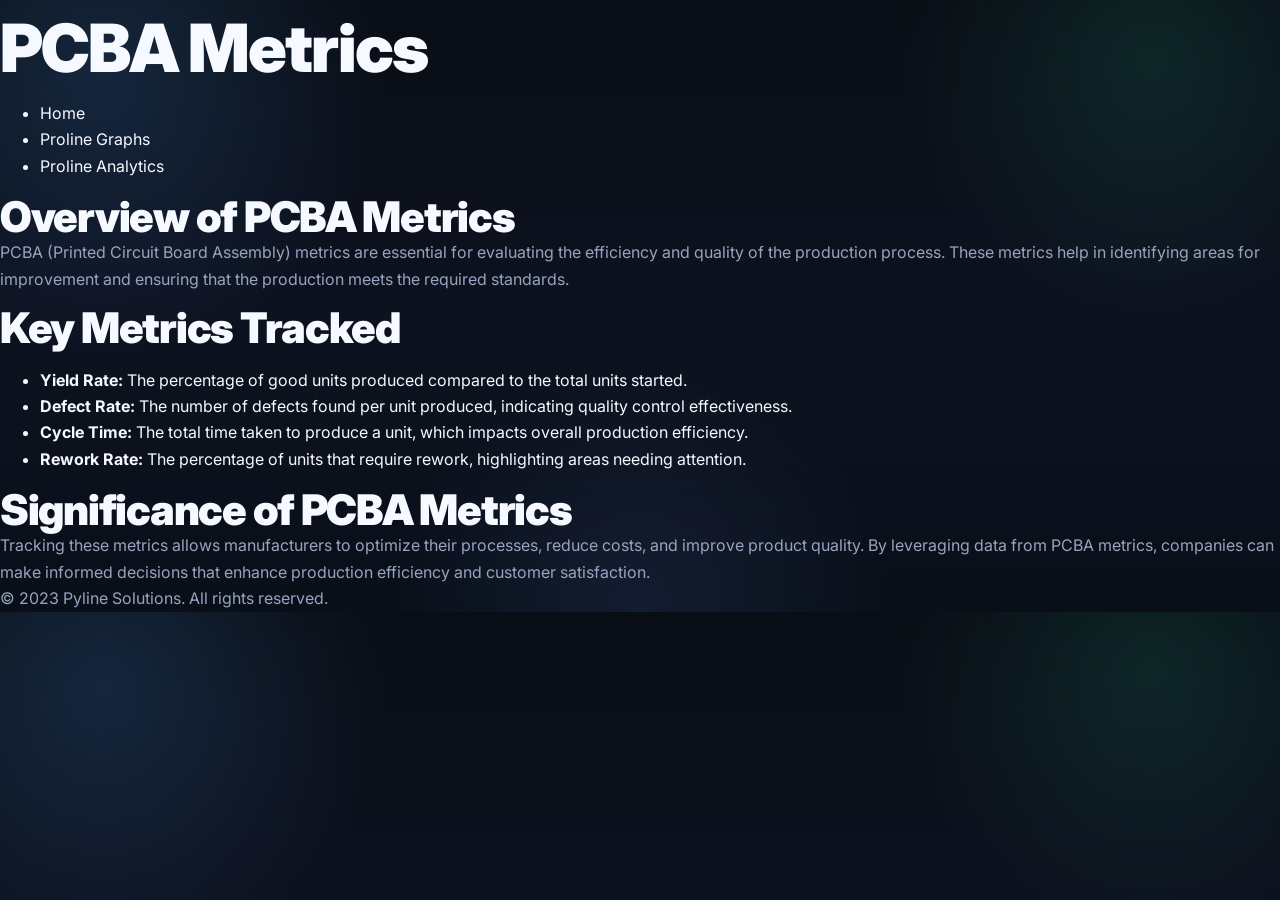
<file: pages/pcba-metrics.html>
<!DOCTYPE html>
<html lang="en">
<head>
    <meta charset="UTF-8">
    <meta name="viewport" content="width=device-width, initial-scale=1.0">
    <title>PCBA Metrics - Pyline Solutions</title>
    <link rel="stylesheet" href="../css/styles.css">
</head>
<body>
    <header>
        <h1>PCBA Metrics</h1>
        <nav>
            <ul>
                <li><a href="../index.html">Home</a></li>
                <li><a href="proline-graphs.html">Proline Graphs</a></li>
                <li><a href="proline-analytics.html">Proline Analytics</a></li>
            </ul>
        </nav>
    </header>
    <main>
        <section>
            <h2>Overview of PCBA Metrics</h2>
            <p>PCBA (Printed Circuit Board Assembly) metrics are essential for evaluating the efficiency and quality of the production process. These metrics help in identifying areas for improvement and ensuring that the production meets the required standards.</p>
        </section>
        <section>
            <h2>Key Metrics Tracked</h2>
            <ul>
                <li><strong>Yield Rate:</strong> The percentage of good units produced compared to the total units started.</li>
                <li><strong>Defect Rate:</strong> The number of defects found per unit produced, indicating quality control effectiveness.</li>
                <li><strong>Cycle Time:</strong> The total time taken to produce a unit, which impacts overall production efficiency.</li>
                <li><strong>Rework Rate:</strong> The percentage of units that require rework, highlighting areas needing attention.</li>
            </ul>
        </section>
        <section>
            <h2>Significance of PCBA Metrics</h2>
            <p>Tracking these metrics allows manufacturers to optimize their processes, reduce costs, and improve product quality. By leveraging data from PCBA metrics, companies can make informed decisions that enhance production efficiency and customer satisfaction.</p>
        </section>
    </main>
    <footer>
        <p>&copy; 2023 Pyline Solutions. All rights reserved.</p>
    </footer>
    <script src="../js/main.js"></script>
</body>
</html>
</file>
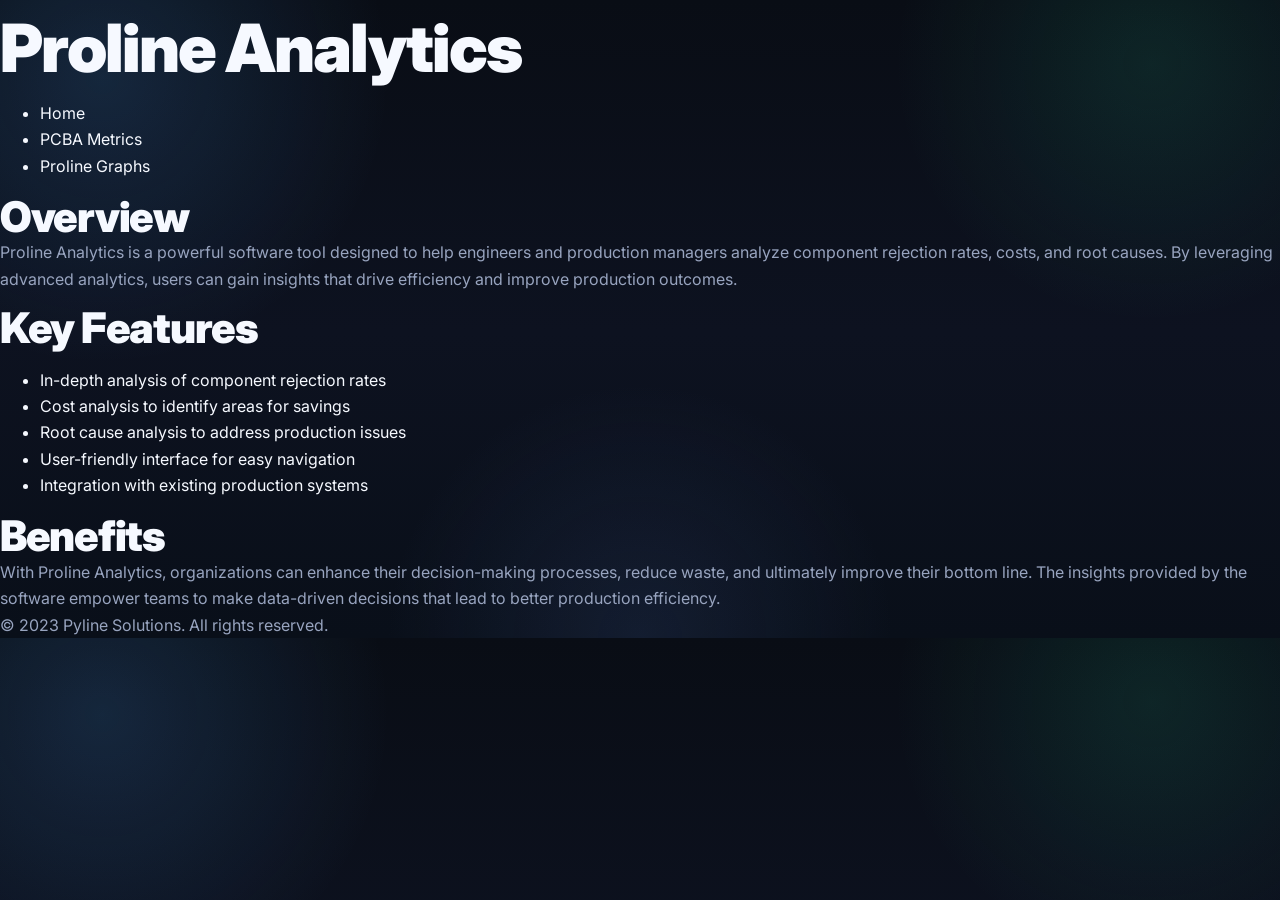
<file: pages/proline-analytics.html>
<!DOCTYPE html>
<html lang="en">
<head>
    <meta charset="UTF-8">
    <meta name="viewport" content="width=device-width, initial-scale=1.0">
    <title>Proline Analytics - Pyline Solutions</title>
    <link rel="stylesheet" href="../css/styles.css">
</head>
<body>
    <header>
        <h1>Proline Analytics</h1>
        <nav>
            <ul>
                <li><a href="../index.html">Home</a></li>
                <li><a href="pcba-metrics.html">PCBA Metrics</a></li>
                <li><a href="proline-graphs.html">Proline Graphs</a></li>
            </ul>
        </nav>
    </header>
    <main>
        <section>
            <h2>Overview</h2>
            <p>Proline Analytics is a powerful software tool designed to help engineers and production managers analyze component rejection rates, costs, and root causes. By leveraging advanced analytics, users can gain insights that drive efficiency and improve production outcomes.</p>
        </section>
        <section>
            <h2>Key Features</h2>
            <ul>
                <li>In-depth analysis of component rejection rates</li>
                <li>Cost analysis to identify areas for savings</li>
                <li>Root cause analysis to address production issues</li>
                <li>User-friendly interface for easy navigation</li>
                <li>Integration with existing production systems</li>
            </ul>
        </section>
        <section>
            <h2>Benefits</h2>
            <p>With Proline Analytics, organizations can enhance their decision-making processes, reduce waste, and ultimately improve their bottom line. The insights provided by the software empower teams to make data-driven decisions that lead to better production efficiency.</p>
        </section>
    </main>
    <footer>
        <p>&copy; 2023 Pyline Solutions. All rights reserved.</p>
    </footer>
    <script src="../js/main.js"></script>
</body>
</html>
</file>
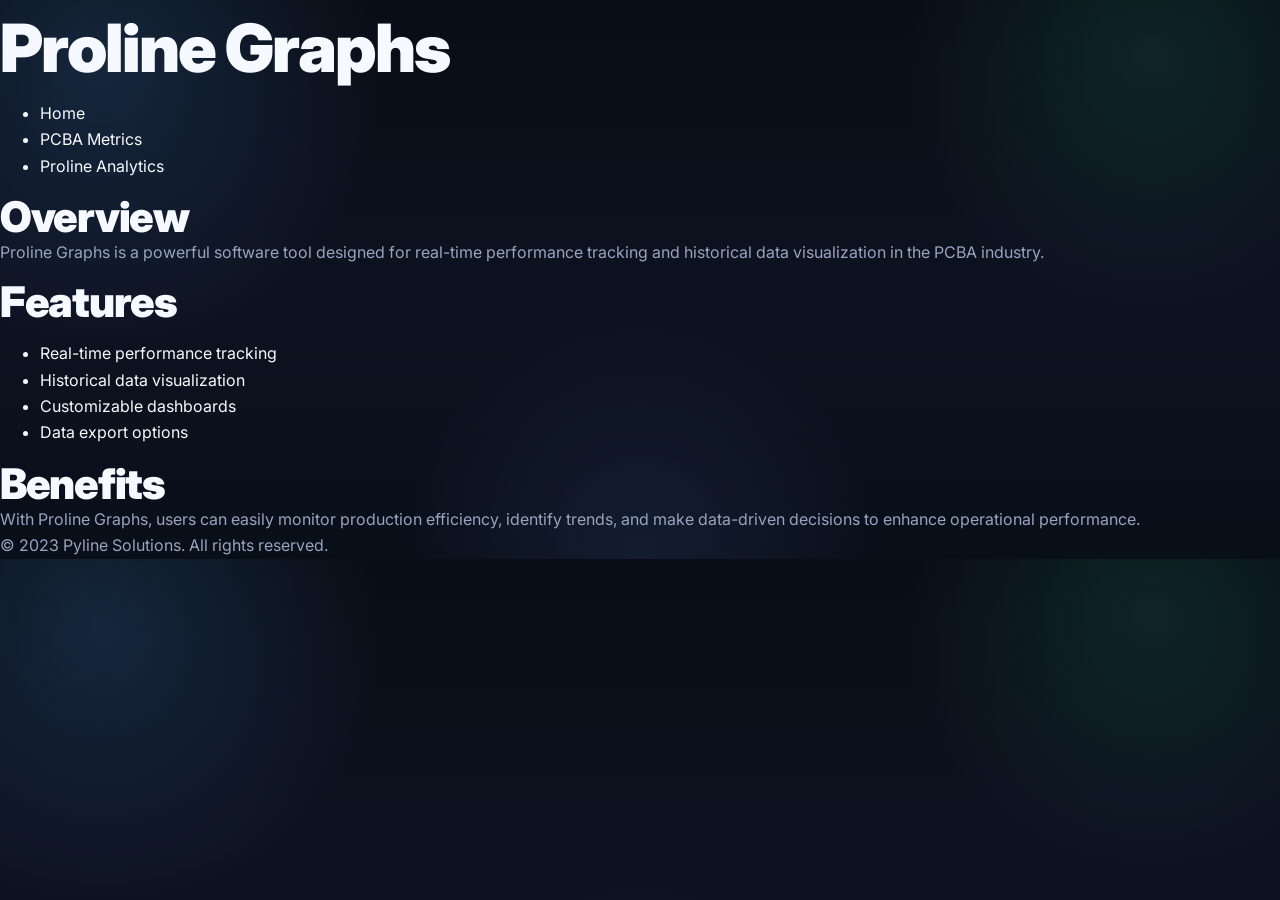
<file: pages/proline-graphs.html>
<!DOCTYPE html>
<html lang="en">
<head>
    <meta charset="UTF-8">
    <meta name="viewport" content="width=device-width, initial-scale=1.0">
    <title>Proline Graphs - Pyline Solutions</title>
    <link rel="stylesheet" href="../css/styles.css">
</head>
<body>
    <header>
        <h1>Proline Graphs</h1>
        <nav>
            <ul>
                <li><a href="../index.html">Home</a></li>
                <li><a href="pcba-metrics.html">PCBA Metrics</a></li>
                <li><a href="proline-analytics.html">Proline Analytics</a></li>
            </ul>
        </nav>
    </header>
    <main>
        <section>
            <h2>Overview</h2>
            <p>Proline Graphs is a powerful software tool designed for real-time performance tracking and historical data visualization in the PCBA industry.</p>
        </section>
        <section>
            <h2>Features</h2>
            <ul>
                <li>Real-time performance tracking</li>
                <li>Historical data visualization</li>
                <li>Customizable dashboards</li>
                <li>Data export options</li>
            </ul>
        </section>
        <section>
            <h2>Benefits</h2>
            <p>With Proline Graphs, users can easily monitor production efficiency, identify trends, and make data-driven decisions to enhance operational performance.</p>
        </section>
    </main>
    <footer>
        <p>&copy; 2023 Pyline Solutions. All rights reserved.</p>
    </footer>
    <script src="../js/main.js"></script>
</body>
</html>
</file>
<file: css/styles.css>
@import url('https://fonts.googleapis.com/css2?family=Inter:wght@400;500;600;700;800;900&family=JetBrains+Mono:wght@500;700&display=swap');

:root {
    --background: #090d15;
    --background-2: #0d1220;
    --foreground: #f6f9ff;
    --muted-foreground: #98a4bf;
    --card: #121926;
    --card-soft: rgba(18, 25, 38, 0.72);
    --border: rgba(145, 164, 203, 0.2);
    --primary: #4ea7ff;
    --primary-soft: rgba(78, 167, 255, 0.12);
    --accent: #2ccf9b;
    --accent-soft: rgba(44, 207, 155, 0.12);
    --danger: #ff6a6a;
    --gold: #f8ca69;
    --radius-xl: 24px;
    --radius-lg: 16px;
    --radius-md: 12px;
    --max: 1220px;
}

* {
    box-sizing: border-box;
}

html {
    scroll-behavior: smooth;
}

body {
    margin: 0;
    font-family: 'Inter', 'Segoe UI', sans-serif;
    color: var(--foreground);
    background:
        radial-gradient(circle at 8% 12%, rgba(78, 167, 255, 0.16), transparent 22%),
        radial-gradient(circle at 90% 10%, rgba(44, 207, 155, 0.12), transparent 20%),
        radial-gradient(circle at 50% 100%, rgba(60, 84, 140, 0.2), transparent 28%),
        linear-gradient(180deg, var(--background) 0%, var(--background-2) 52%, #090f19 100%);
    line-height: 1.65;
    overflow-x: hidden;
}

a {
    color: inherit;
    text-decoration: none;
}

.container {
    width: min(100% - 40px, var(--max));
    margin: 0 auto;
}

.mono {
    font-family: 'JetBrains Mono', Consolas, monospace;
}

.site-header {
    position: fixed;
    top: 0;
    left: 0;
    right: 0;
    z-index: 80;
    transition: all 0.3s ease;
}

.site-header.scrolled {
    background: rgba(9, 13, 21, 0.88);
    backdrop-filter: blur(14px);
    border-bottom: 1px solid var(--border);
    box-shadow: 0 12px 36px rgba(0, 0, 0, 0.35);
}

.site-header .container {
    width: min(100% - 44px, 100%);
    max-width: none;
}

.header-row {
    min-height: 76px;
    display: flex;
    align-items: center;
    justify-content: space-between;
    gap: 16px;
}

.brand {
    display: flex;
    align-items: center;
    gap: 12px;
    justify-content: flex-start;
    text-align: left;
}

.brand img {
    height: 52px;
    width: auto;
    opacity: 0.95;
    flex: 0 0 auto;
}

.brand-name {
    font-size: 1.02rem;
    font-weight: 800;
    letter-spacing: -0.02em;
    color: var(--foreground);
    white-space: nowrap;
    line-height: 1;
}

.home-page ~ .footer .brand-name {
    display: none;
}

.home-page + .footer .brand-name {
    display: none;
}

.desktop-nav {
    display: flex;
    align-items: center;
    gap: 6px;
}

.desktop-nav a {
    padding: 10px 14px;
    border-radius: 10px;
    font-size: 0.9rem;
    font-weight: 600;
    color: var(--muted-foreground);
    transition: all 0.25s ease;
}

.desktop-nav a:hover,
.desktop-nav a.active {
    color: var(--foreground);
    background: var(--primary-soft);
}

.header-actions {
    display: flex;
    align-items: center;
    gap: 10px;
}

.btn {
    display: inline-flex;
    align-items: center;
    justify-content: center;
    min-height: 44px;
    padding: 0 18px;
    border-radius: 12px;
    border: 1px solid transparent;
    font-weight: 700;
    font-size: 0.92rem;
    cursor: pointer;
    transition: transform 0.2s ease, box-shadow 0.2s ease, opacity 0.2s ease;
}

.btn:hover {
    transform: translateY(-1px);
}

.btn-primary {
    color: #061a34;
    background: linear-gradient(135deg, var(--primary), #87c3ff);
    box-shadow: 0 14px 32px rgba(78, 167, 255, 0.28);
}

.btn-primary:hover {
    box-shadow: 0 18px 40px rgba(78, 167, 255, 0.34);
}

.btn-accent {
    color: #032118;
    background: linear-gradient(135deg, var(--accent), #79edc8);
    box-shadow: 0 14px 32px rgba(44, 207, 155, 0.26);
}

.btn-ghost {
    border-color: var(--border);
    background: rgba(255, 255, 255, 0.02);
    color: var(--foreground);
}

.btn-ghost:hover {
    border-color: rgba(78, 167, 255, 0.4);
    background: rgba(78, 167, 255, 0.1);
}

.btn-demo {
    color: #032118;
    background: linear-gradient(135deg, #2ccf9b, #5ce6b8);
    box-shadow: 0 14px 32px rgba(44, 207, 155, 0.3);
    position: relative;
    overflow: visible;
}

.btn-demo::before {
    content: "";
    position: absolute;
    top: -3px;
    right: -3px;
    width: 10px;
    height: 10px;
    border-radius: 50%;
    background: #2ccf9b;
    box-shadow: 0 0 0 4px rgba(44, 207, 155, 0.3);
    animation: demo-pulse 2s ease-in-out infinite;
}

.btn-demo:hover {
    box-shadow: 0 18px 40px rgba(44, 207, 155, 0.38);
}

@keyframes demo-pulse {
    0%, 100% {
        box-shadow: 0 0 0 4px rgba(44, 207, 155, 0.3);
    }
    50% {
        box-shadow: 0 0 0 10px rgba(44, 207, 155, 0.08);
    }
}

.demo-chip {
    display: inline-flex;
    align-items: center;
    gap: 7px;
    padding: 7px 14px;
    border-radius: 999px;
    border: 1px solid rgba(44, 207, 155, 0.35);
    font-size: 0.84rem;
    font-weight: 700;
    color: #2ccf9b;
    background: rgba(44, 207, 155, 0.08);
    transition: all 0.25s ease;
}

.demo-chip::before {
    content: "";
    display: inline-block;
    width: 8px;
    height: 8px;
    border-radius: 50%;
    background: #2ccf9b;
    box-shadow: 0 0 0 3px rgba(44, 207, 155, 0.28);
    animation: demo-pulse 2s ease-in-out infinite;
}

.demo-chip:hover {
    border-color: rgba(44, 207, 155, 0.55);
    background: rgba(44, 207, 155, 0.15);
    color: #5ce6b8;
}

.demo-section {
    border: 1px solid rgba(44, 207, 155, 0.22);
    border-radius: 22px;
    padding: 36px 32px;
    background: linear-gradient(135deg, rgba(44, 207, 155, 0.06), rgba(44, 207, 155, 0.02));
    box-shadow: 0 14px 38px rgba(0, 0, 0, 0.26);
    text-align: center;
}

.demo-section .lead {
    margin-left: auto;
    margin-right: auto;
    max-width: 62ch;
}

.demo-section .hero-actions {
    justify-content: center;
}

.demo-inline {
    display: inline-flex;
    align-items: center;
    gap: 8px;
    margin-top: 14px;
    font-size: 0.88rem;
    font-weight: 600;
    color: #5ce6b8;
    transition: color 0.25s ease, filter 0.25s ease;
}

.demo-inline:hover {
    color: #86f4d3;
    filter: brightness(1.15);
}

.page {
    padding-top: 86px;
}

.section {
    padding: 88px 0;
    position: relative;
}

.section-tight {
    padding-top: 30px;
}

.section-alt {
    background: linear-gradient(180deg, rgba(255, 255, 255, 0.01), rgba(255, 255, 255, 0.04));
    border-top: 1px solid rgba(145, 164, 203, 0.12);
    border-bottom: 1px solid rgba(145, 164, 203, 0.12);
}

.eyebrow {
    margin: 0;
    font-family: 'JetBrains Mono', Consolas, monospace;
    font-size: 0.72rem;
    font-weight: 700;
    letter-spacing: 0.22em;
    text-transform: uppercase;
    color: var(--primary);
}

.eyebrow.accent {
    color: var(--accent);
}

h1,
h2,
h3,
h4 {
    margin: 0;
    line-height: 1.05;
    letter-spacing: -0.03em;
    color: var(--foreground);
}

h1 {
    margin-top: 14px;
    font-size: clamp(2.2rem, 5.2vw, 5.2rem);
    font-weight: 900;
}

h2 {
    margin-top: 14px;
    font-size: clamp(1.8rem, 3.3vw, 3.8rem);
    font-weight: 900;
}

h3 {
    font-size: clamp(1.2rem, 2vw, 1.9rem);
    font-weight: 800;
}

p {
    margin: 0;
    color: var(--muted-foreground);
}

.lead {
    margin-top: 16px;
    max-width: 68ch;
    font-size: 1.05rem;
    line-height: 1.75;
}

.hero-grid {
    display: grid;
    grid-template-columns: minmax(0, 1fr) minmax(0, 1fr);
    gap: 24px;
    align-items: stretch;
}

.hero-panel,
.card,
.glass-card,
.feature-card,
.stat-card,
.number-card {
    border: 1px solid var(--border);
    border-radius: var(--radius-xl);
    background: linear-gradient(180deg, rgba(20, 28, 44, 0.86), rgba(14, 20, 34, 0.9));
    box-shadow: 0 18px 52px rgba(0, 0, 0, 0.34);
}

.hero-panel {
    padding: 32px;
}

.hero-actions {
    margin-top: 24px;
    display: flex;
    gap: 10px;
    flex-wrap: wrap;
}

.chips {
    margin-top: 20px;
    display: flex;
    flex-wrap: wrap;
    gap: 9px;
}

.chips span {
    display: inline-flex;
    align-items: center;
    gap: 6px;
    padding: 8px 12px;
    border-radius: 999px;
    border: 1px solid rgba(145, 164, 203, 0.24);
    font-size: 0.82rem;
    color: #d3def8;
    background: rgba(145, 164, 203, 0.08);
}

.image-panel {
    position: relative;
    overflow: hidden;
    border-radius: var(--radius-xl);
    border: 1px solid var(--border);
    min-height: 350px;
    box-shadow: 0 18px 52px rgba(0, 0, 0, 0.34);
}

.image-panel img {
    width: 100%;
    height: 100%;
    object-fit: cover;
    display: block;
}

.image-caption {
    position: absolute;
    left: 0;
    right: 0;
    bottom: 0;
    padding: 12px 14px;
    font-size: 0.84rem;
    color: #e8f0ff;
    background: linear-gradient(180deg, rgba(0, 0, 0, 0), rgba(0, 0, 0, 0.72));
}

.section-head {
    text-align: center;
    max-width: 840px;
    margin: 0 auto 38px;
}

.section-head .lead {
    margin-left: auto;
    margin-right: auto;
}

.products-stack {
    display: grid;
    gap: 20px;
}

.product-card {
    display: grid;
    grid-template-columns: 1fr 1fr;
    overflow: hidden;
}

.product-content {
    padding: 32px;
}

.product-tag {
    display: inline-flex;
    align-items: center;
    gap: 8px;
    padding: 6px 12px;
    border-radius: 999px;
    border: 1px solid var(--border);
    font-size: 0.75rem;
    font-weight: 700;
    margin-bottom: 16px;
    color: #cad8f8;
}

.product-features {
    margin-top: 16px;
    display: grid;
    grid-template-columns: repeat(2, minmax(0, 1fr));
    gap: 8px 14px;
}

.product-features span {
    font-size: 0.9rem;
    color: #c8d6f3;
}

.product-image {
    min-height: 260px;
    border-left: 1px solid var(--border);
}

.product-image img {
    width: 100%;
    height: 100%;
    object-fit: cover;
    display: block;
}

.steps-grid,
.benefits-grid,
.grid-2,
.grid-3,
.grid-4 {
    display: grid;
    gap: 14px;
}

.steps-grid {
    grid-template-columns: repeat(4, minmax(0, 1fr));
}

.benefits-grid {
    grid-template-columns: repeat(3, minmax(0, 1fr));
}

.grid-2 {
    grid-template-columns: repeat(2, minmax(0, 1fr));
}

.grid-3 {
    grid-template-columns: repeat(3, minmax(0, 1fr));
}

.grid-4 {
    grid-template-columns: repeat(4, minmax(0, 1fr));
}

.feature-card,
.stat-card,
.number-card,
.glass-card,
.card {
    padding: 20px;
}

.feature-card h4,
.stat-card h4,
.number-card h4 {
    margin-bottom: 8px;
    font-size: 1rem;
    font-weight: 800;
}

.feature-card p,
.stat-card p,
.number-card p {
    font-size: 0.92rem;
    line-height: 1.65;
}

.number-badge {
    display: inline-flex;
    width: 28px;
    height: 28px;
    border-radius: 8px;
    align-items: center;
    justify-content: center;
    margin-bottom: 10px;
    color: #031a14;
    background: linear-gradient(135deg, var(--accent), #86f4d3);
    font-weight: 800;
    font-size: 0.82rem;
}

.image-card {
    overflow: hidden;
    border-radius: var(--radius-lg);
    border: 1px solid var(--border);
    background: rgba(255, 255, 255, 0.02);
}

.image-card img,
.video-card video {
    width: 100%;
    display: block;
    object-fit: contain;
    background: #070b14;
}

.image-card figcaption,
.video-card figcaption {
    padding: 10px 12px;
    font-size: 0.85rem;
    color: var(--muted-foreground);
}

.video-card {
    border-radius: var(--radius-lg);
    overflow: hidden;
    border: 1px solid var(--border);
    background: rgba(255, 255, 255, 0.02);
}

.cta-box {
    text-align: center;
    padding: 44px 26px;
    border: 1px solid rgba(145, 164, 203, 0.28);
    border-radius: 28px;
    background:
        linear-gradient(135deg, rgba(78, 167, 255, 0.12), rgba(44, 207, 155, 0.12)),
        rgba(12, 18, 30, 0.85);
    box-shadow: 0 24px 54px rgba(0, 0, 0, 0.34);
}

.cta-box .lead {
    margin-left: auto;
    margin-right: auto;
}

.footer {
    border-top: 1px solid var(--border);
    background: rgba(8, 12, 20, 0.72);
}

.footer-grid {
    display: grid;
    grid-template-columns: 1.3fr 1fr 1fr;
    gap: 22px;
    padding: 48px 0;
}

.footer h4 {
    margin-bottom: 12px;
    font-size: 0.9rem;
    letter-spacing: 0.04em;
    text-transform: uppercase;
}

.footer p,
.footer a {
    color: var(--muted-foreground);
    font-size: 0.92rem;
    display: block;
    margin-bottom: 8px;
}

.footer a:hover {
    color: var(--primary);
}

.footer-bottom {
    padding: 16px 0 26px;
    border-top: 1px solid rgba(145, 164, 203, 0.14);
    display: flex;
    justify-content: space-between;
    gap: 12px;
    flex-wrap: wrap;
}

.mobile-menu-toggle,
.mobile-nav {
    display: none;
}

.reveal {
    opacity: 0;
    transform: translateY(16px);
    transition: opacity 0.7s ease, transform 0.7s ease;
}

.reveal.show {
    opacity: 1;
    transform: translateY(0);
}

/* Streamlined visual mode for pages that should feel less boxed */
.stream-page .section {
    padding: 74px 0;
}

.stream-page .section-tight {
    padding-top: 20px;
}

.stream-page .section-alt {
    background: transparent;
    border-top: 0;
    border-bottom: 0;
}

.stream-page .hero-grid {
    gap: 34px;
    align-items: center;
}

.stream-page .hero-panel {
    border: 0;
    border-radius: 0;
    background: transparent;
    box-shadow: none;
    padding: 0;
}

.stream-page .image-panel {
    border: 0;
    border-radius: 16px;
    box-shadow: 0 12px 34px rgba(0, 0, 0, 0.22);
}

.stream-page .section-head {
    text-align: left;
    max-width: none;
    margin: 0 0 22px;
}

.stream-page .section-head .lead {
    margin-left: 0;
    margin-right: 0;
    max-width: 72ch;
}

.stream-page .grid-2,
.stream-page .grid-3,
.stream-page .grid-4 {
    gap: 18px;
}

.stream-page .feature-card,
.stream-page .stat-card,
.stream-page .number-card,
.stream-page .card {
    border: 0;
    border-radius: 0;
    background: transparent;
    box-shadow: none;
    border-top: 1px solid rgba(145, 164, 203, 0.24);
    padding: 14px 0 2px;
}

.stream-page .chips {
    margin-top: 14px;
}

.stream-page .chips span {
    background: transparent;
    border-color: rgba(145, 164, 203, 0.28);
}

.stream-page .image-card,
.stream-page .video-card {
    border: 0;
    border-radius: 0;
    background: transparent;
    box-shadow: none;
    overflow: visible;
}

.stream-page .image-card img,
.stream-page .video-card video {
    border-radius: 16px;
    box-shadow: 0 14px 34px rgba(0, 0, 0, 0.26);
}

.stream-page .image-card figcaption,
.stream-page .video-card figcaption {
    padding: 10px 0 0;
}

.stream-page .media-video-wrap {
    max-width: none;
    width: 100%;
    margin: 0;
}

.stream-page .media-video-wrap .video-card video {
    width: 100%;
    min-height: 0;
    height: auto;
    object-fit: contain;
    background: transparent;
}

.stream-page .media-wide {
    width: 100%;
    margin: 0;
}

.stream-page .focus-graph {
    min-height: 0;
    height: auto;
    object-fit: contain;
    background: transparent;
}

.stream-page .cta-box {
    border-radius: 22px;
    border-color: rgba(145, 164, 203, 0.2);
    box-shadow: 0 12px 30px rgba(0, 0, 0, 0.22);
    background:
        linear-gradient(135deg, rgba(78, 167, 255, 0.08), rgba(44, 207, 155, 0.08)),
        rgba(12, 18, 30, 0.56);
}

/* Proline Graphs hero with mirrored background image */
.stream-page .graphs-hero {
    grid-template-columns: 1fr;
    min-height: 100vh;
    position: relative;
    overflow: hidden;
    border-radius: 0;
    padding: 132px 34px 92px;
    isolation: isolate;
    width: 100vw;
    max-width: none;
    margin-left: calc(50% - 50vw);
    margin-right: calc(50% - 50vw);
}

.graphs-page.page {
    padding-top: 0;
}

.home-page.page {
    padding-top: 0;
}

.graphs-page .section:first-child {
    padding-top: 0;
}

.home-page .section:first-child {
    padding-top: 0;
}

.stream-page .graphs-hero::before {
    content: "";
    position: absolute;
    inset: 0;
    background-image: url("../proline_graphs_TV.png");
    background-size: cover;
    background-position: 50% 15%;
    transform: scaleX(-1);
    transform-origin: center;
    z-index: -2;
}

.stream-page .graphs-hero::after {
    content: "";
    position: absolute;
    inset: 0;
    background:
        linear-gradient(90deg, rgba(9, 13, 21, 0.95) 0%, rgba(9, 13, 21, 0.75) 45%, rgba(9, 13, 21, 0.25) 100%),
        linear-gradient(180deg, rgba(9, 13, 21, 0.8) 0%, rgba(9, 13, 21, 0) 50%, rgba(9, 13, 21, 0.5) 100%);
    z-index: -1;
}

.stream-page .graphs-hero .hero-panel {
    max-width: 760px;
}

/* Homepage-specific streamlining to avoid card-heavy appearance */
.home-page .products-stack {
    gap: 30px;
}

.home-page .product-card {
    border: 0;
    border-radius: 0;
    background: transparent;
    box-shadow: none;
    overflow: visible;
    border-top: 1px solid rgba(145, 164, 203, 0.24);
    padding-top: 16px;
}

.home-page .product-content {
    padding: 0;
}

.home-page .product-tag {
    background: transparent;
    border-color: rgba(145, 164, 203, 0.26);
}

.home-page .product-image {
    border-left: 0;
    border-radius: 16px;
    overflow: hidden;
    min-height: 240px;
    box-shadow: 0 10px 28px rgba(0, 0, 0, 0.2);
}

.home-page .image-panel {
    border-radius: 20px;
    box-shadow: 0 10px 30px rgba(0, 0, 0, 0.24);
}

.home-page .steps-grid,
.home-page .benefits-grid {
    gap: 20px;
}

.home-page .cta-box {
    border-width: 1px 0;
    border-radius: 0;
    padding-left: 0;
    padding-right: 0;
    background: transparent;
    box-shadow: none;
}

.contact-page {
    padding-top: 112px;
}

.contact-hero {
    padding-top: 36px;
}

.contact-layout {
    display: grid;
    grid-template-columns: minmax(0, 1.02fr) minmax(0, 0.98fr);
    gap: 28px;
    align-items: start;
}

.contact-copy {
    padding-top: 18px;
    max-width: 620px;
}

.contact-subtitle {
    margin-top: 34px;
    font-size: 0.92rem;
    font-weight: 700;
    letter-spacing: 0.04em;
}

.trial-list {
    margin-top: 14px;
    display: grid;
    gap: 10px;
}

.trial-item {
    display: grid;
    grid-template-columns: 44px minmax(0, 1fr);
    gap: 14px;
    align-items: start;
    padding: 10px 0;
    border: 0;
    border-radius: 0;
    background: transparent;
    box-shadow: none;
}

.trial-icon {
    display: inline-flex;
    width: 36px;
    height: 36px;
    align-items: center;
    justify-content: center;
    border-radius: 12px;
    color: var(--primary);
    font-weight: 800;
    font-size: 0.72rem;
    letter-spacing: 0.04em;
    background: rgba(78, 167, 255, 0.12);
}

.contact-icon-svg {
    width: 18px;
    height: 18px;
    display: block;
}

.trial-item h3 {
    font-size: 0.95rem;
}

.trial-item p {
    margin-top: 6px;
    font-size: 0.88rem;
}

.contact-links {
    margin-top: 28px;
    display: grid;
    gap: 10px;
}

.contact-links a,
.contact-links p {
    display: flex;
    align-items: center;
    gap: 12px;
    font-size: 0.96rem;
    color: var(--muted-foreground);
}

.contact-link-icon {
    display: inline-flex;
    width: 32px;
    height: 32px;
    align-items: center;
    justify-content: center;
    border-radius: 10px;
    background: rgba(78, 167, 255, 0.12);
    color: var(--primary);
    font-size: 0.72rem;
    font-weight: 800;
    flex: 0 0 auto;
}

.contact-links a:hover {
    color: var(--primary);
}

.contact-form-card {
    border: 1px solid rgba(145, 164, 203, 0.16);
    border-radius: 26px;
    padding: 28px;
    background:
        linear-gradient(180deg, rgba(18, 25, 38, 0.76), rgba(12, 18, 30, 0.88));
    box-shadow: 0 16px 40px rgba(0, 0, 0, 0.18);
}

.contact-form-card .lead {
    max-width: none;
    font-size: 1rem;
}

.contact-form-shell,
.contact-form-card form {
    margin-top: 22px;
    display: grid;
    gap: 0;
}

.form-field {
    display: grid;
    gap: 8px;
    margin-bottom: 14px;
}

.form-field span {
    font-size: 0.86rem;
    font-weight: 700;
    color: #dce7ff;
}

.input-field {
    width: 100%;
    min-height: 52px;
    padding: 0 14px;
    border: 1px solid rgba(145, 164, 203, 0.14);
    border-radius: 14px;
    background: rgba(9, 13, 21, 0.92);
    color: var(--foreground);
    font: inherit;
}

.input-field::placeholder {
    color: #7d8aa7;
}

.input-field:focus {
    outline: none;
    border-color: rgba(78, 167, 255, 0.46);
    box-shadow: 0 0 0 4px rgba(78, 167, 255, 0.1);
}

.select-field {
    appearance: none;
    color: var(--foreground);
}

.textarea-field {
    min-height: 140px;
    padding-top: 14px;
    padding-bottom: 14px;
    resize: vertical;
}

.contact-submit {
    width: 100%;
    min-height: 54px;
    margin-top: 4px;
}

.contact-status {
    margin-top: 12px;
    font-size: 0.84rem;
    text-align: center;
}

@media (max-width: 1040px) {
    .hero-grid,
    .product-card,
    .grid-2,
    .grid-3,
    .grid-4,
    .footer-grid,
    .benefits-grid,
    .steps-grid,
    .contact-layout {
        grid-template-columns: 1fr;
    }

    .product-image {
        border-left: 0;
        border-top: 1px solid var(--border);
    }

    .desktop-nav,
    .header-actions {
        display: none;
    }

    .mobile-menu-toggle {
        display: inline-flex;
    }

    .mobile-nav {
        display: none;
        border-top: 1px solid var(--border);
        padding: 12px 0 16px;
    }

    .mobile-nav.open {
        display: block;
    }

    .mobile-nav a {
        display: block;
        padding: 10px 0;
        color: var(--muted-foreground);
        font-weight: 600;
    }

    .mobile-nav a.active,
    .mobile-nav a:hover {
        color: var(--foreground);
    }

    .stream-page .section-head {
        margin-bottom: 16px;
    }

    .stream-page .graphs-hero {
        min-height: 84vh;
        padding: 102px 22px 52px;
        width: 100vw;
        margin-left: calc(50% - 50vw);
        margin-right: calc(50% - 50vw);
    }

    .home-page .product-image {
        margin-top: 10px;
    }

    .contact-page {
        padding-top: 98px;
    }

    .contact-form-card {
        padding: 22px;
    }

    .stream-page .media-video-wrap .video-card video {
        min-height: 0;
        height: auto;
    }

    .stream-page .focus-graph {
        min-height: 0;
        height: auto;
    }
}

@media (max-width: 680px) {
    .container {
        width: min(100% - 24px, var(--max));
    }

    .hero-panel,
    .product-content,
    .feature-card,
    .stat-card,
    .number-card,
    .card,
    .glass-card,
    .cta-box {
        padding: 18px;
    }

    .product-features {
        grid-template-columns: 1fr;
    }

    .page {
        padding-top: 80px;
    }
}
</file>
